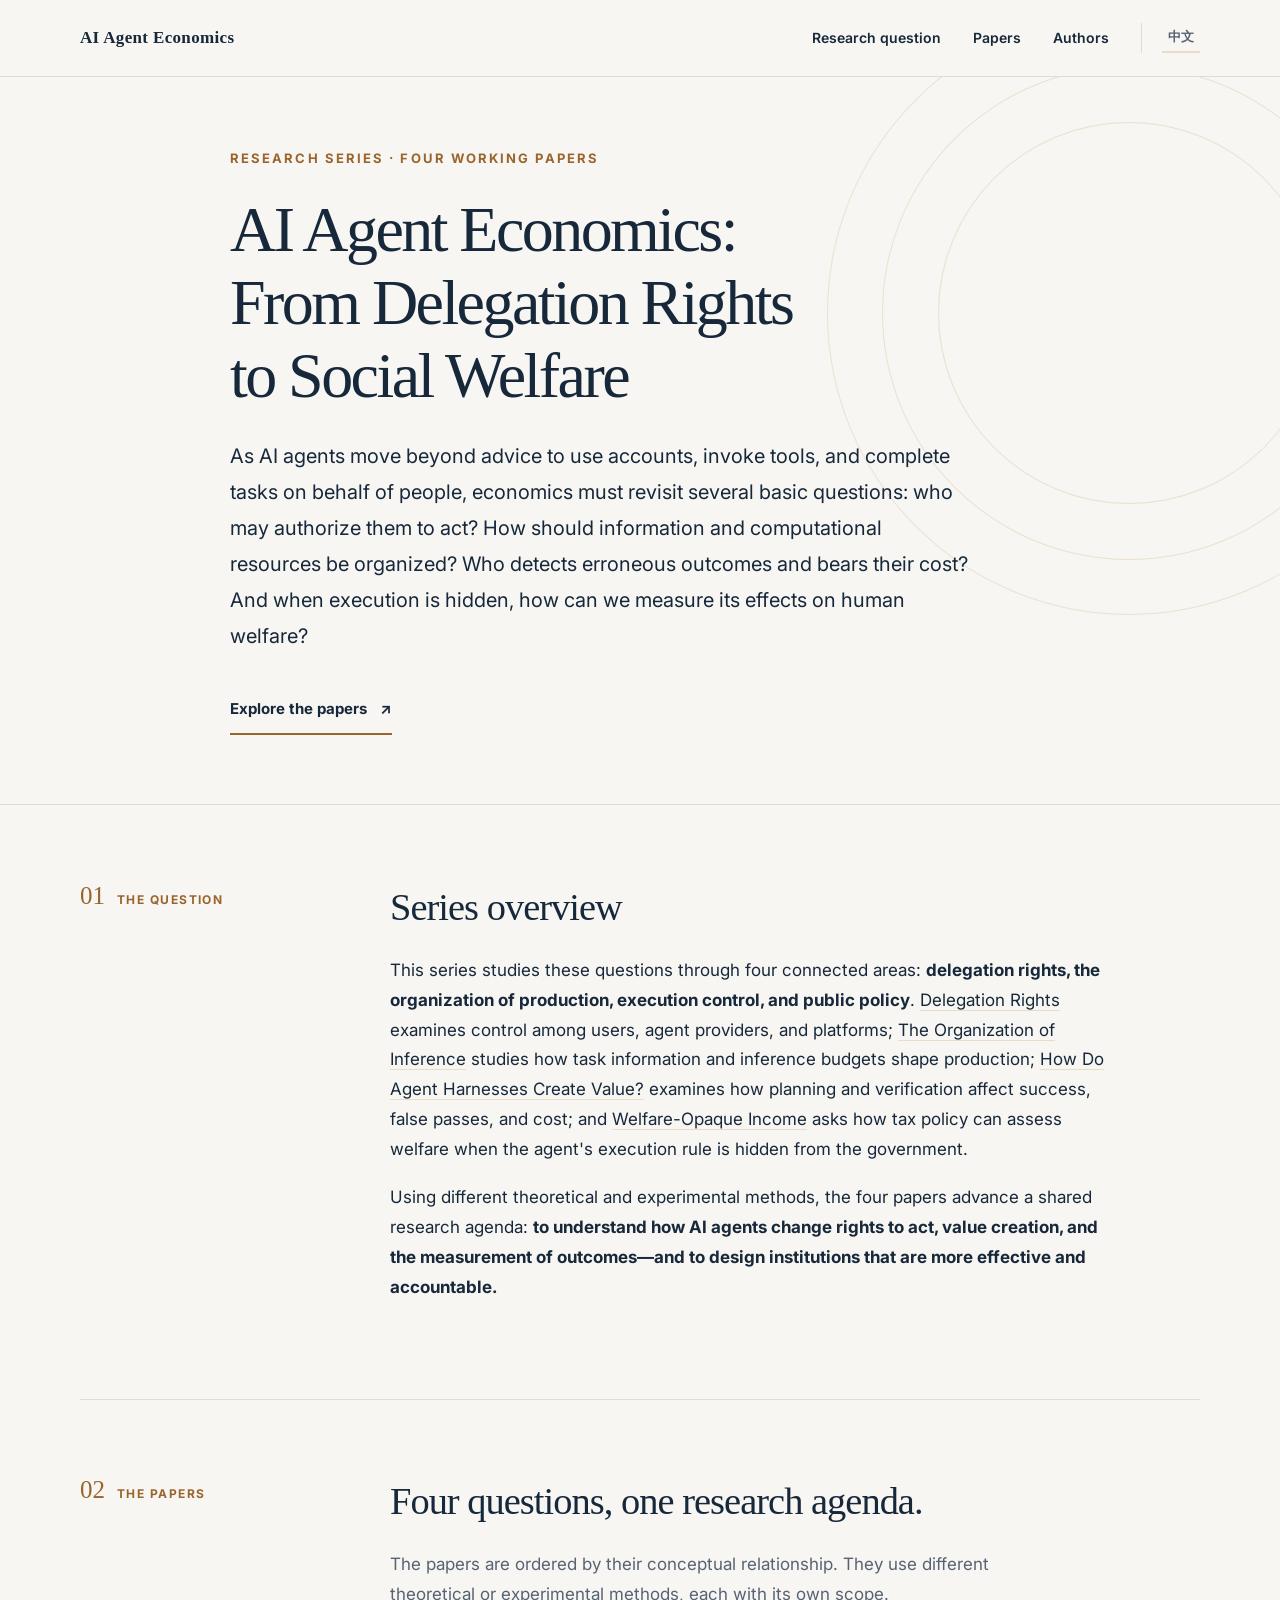
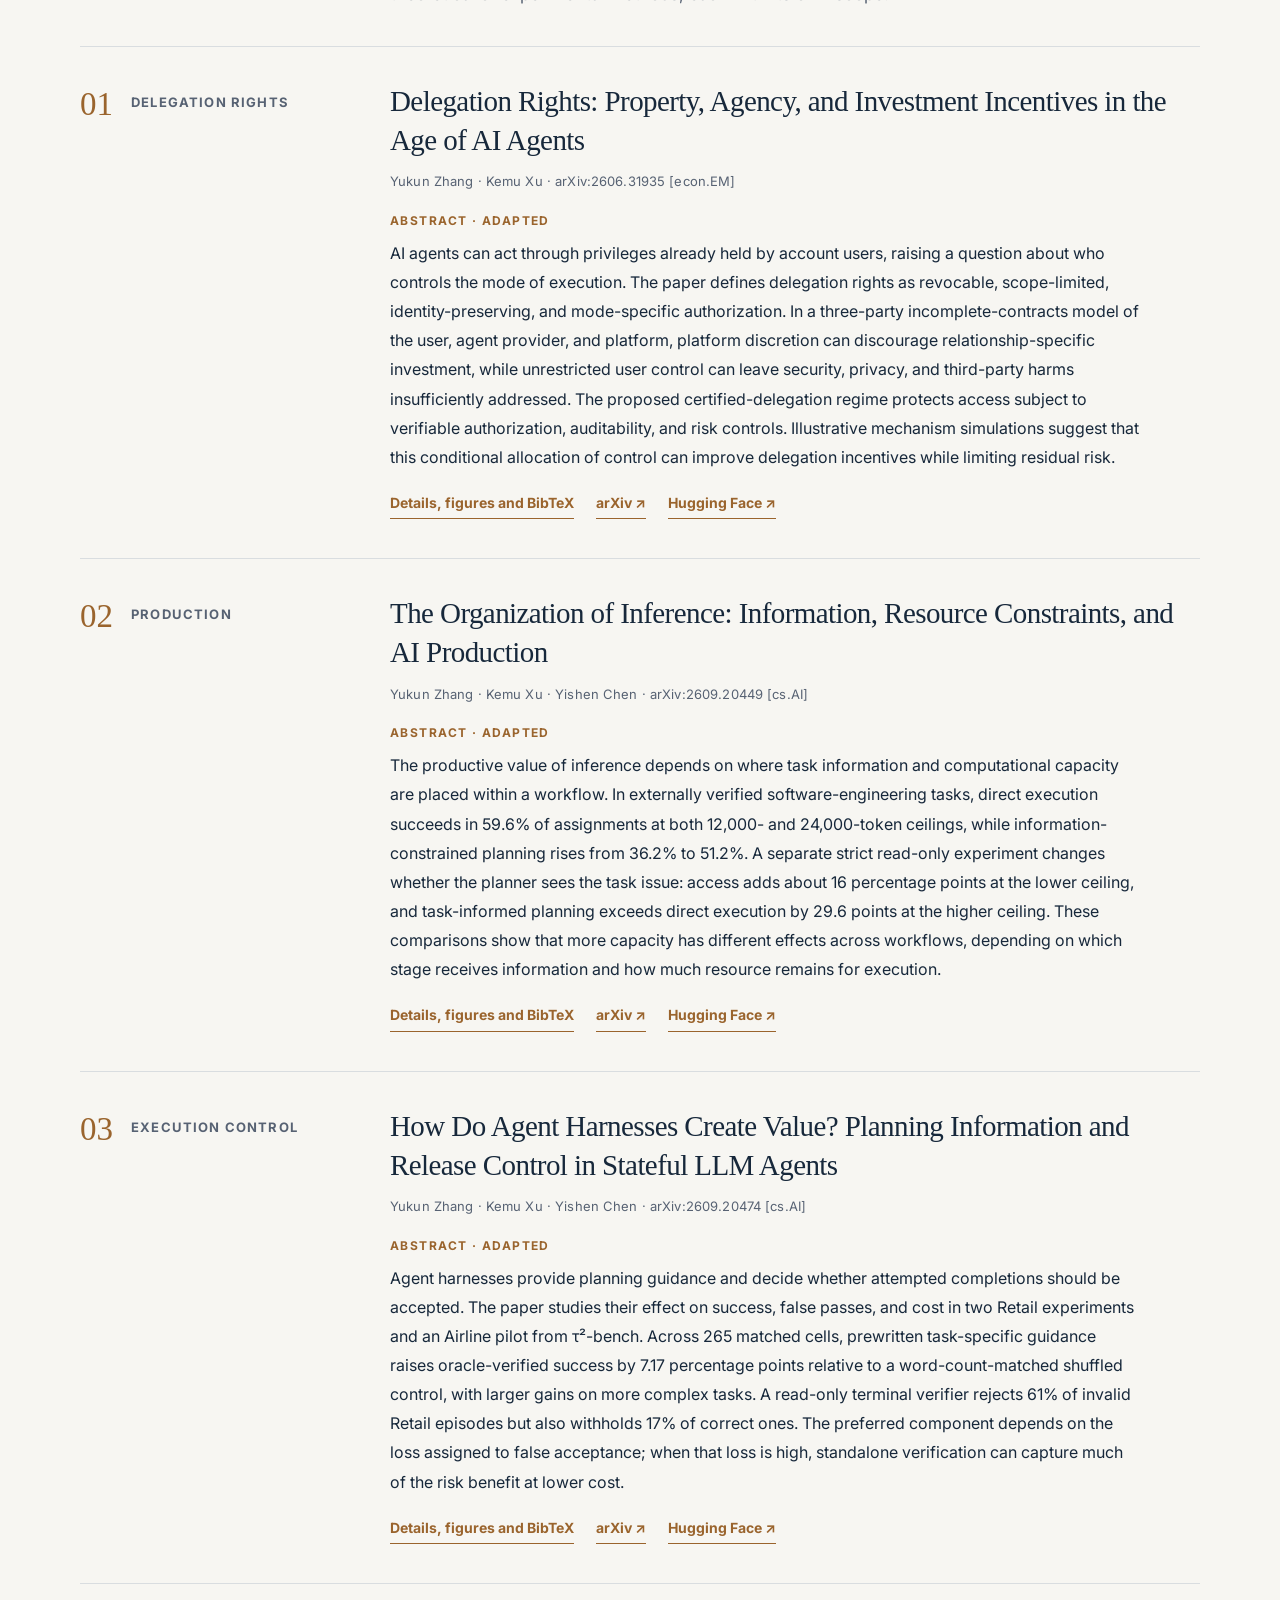
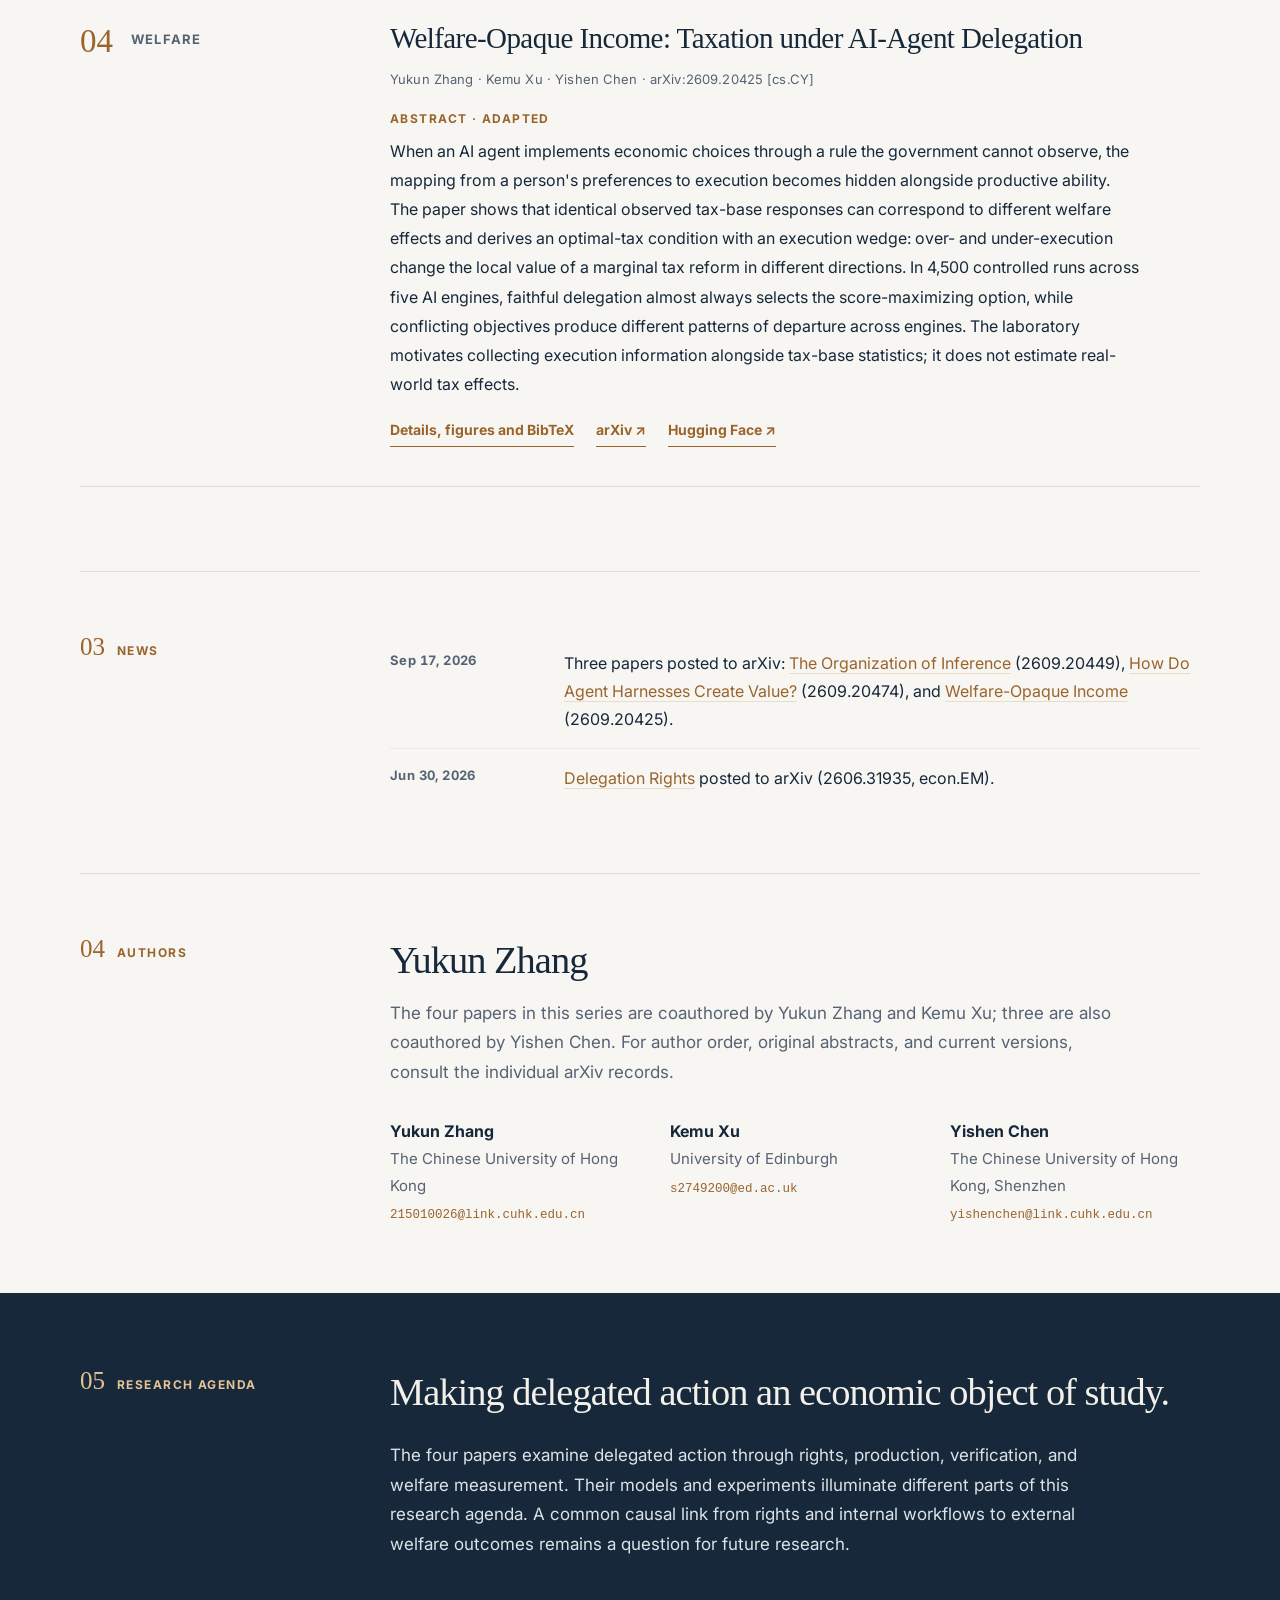
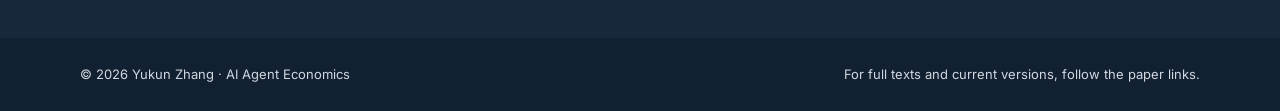
<file: index.html>
<!DOCTYPE html>
<html lang="en" data-lang="en">
<head>
<meta charset="utf-8">
<meta name="viewport" content="width=device-width, initial-scale=1">
<title>AI Agent Economics: From Delegation Rights to Social Welfare</title>
<meta name="description" content="Four papers on AI-agent delegation rights, the organization of production, execution control, and public policy.">
<link rel="canonical" href="https://crewmoon.github.io/ai-agent-economics/">
<meta property="og:type" content="website">
<meta property="og:site_name" content="AI Agent Economics">
<meta property="og:title" content="AI Agent Economics: From Delegation Rights to Social Welfare">
<meta property="og:description" content="Four papers on AI-agent delegation rights, the organization of production, execution control, and public policy.">
<meta property="og:image" content="https://crewmoon.github.io/ai-agent-economics/assets/og/home.png">
<meta property="og:url" content="https://crewmoon.github.io/ai-agent-economics/">
<meta name="twitter:card" content="summary_large_image">
<script>try{var l=localStorage.getItem('aae-lang');if(l==='zh'){document.documentElement.dataset.lang='zh';document.documentElement.lang='zh-Hans';}}catch(e){}</script>
<link rel="icon" type="image/svg+xml" href="data:image/svg+xml,%3Csvg%20xmlns='http://www.w3.org/2000/svg'%20viewBox='0%200%2064%2064'%3E%3Crect%20width='64'%20height='64'%20rx='12'%20fill='%2317283b'/%3E%3Cpath%20d='M17%2044V19h13l17%2025V19'%20fill='none'%20stroke='%23e6c181'%20stroke-width='5'%20stroke-linecap='square'/%3E%3C/svg%3E">
<link rel="preconnect" href="https://fonts.googleapis.com">
<link rel="preconnect" href="https://fonts.gstatic.com" crossorigin>
<link rel="stylesheet" href="https://fonts.googleapis.com/css2?family=Inter:wght@400;600;700&display=swap">
<link rel="stylesheet" href="assets/css/site.css">
</head>
<body>

<a class="skip" href="#main"><span data-lang="en">Skip to content</span><span data-lang="zh">跳转到正文</span></a>

<header class="masthead">
  <div class="shell masthead-inner">
    <a class="brand" href="#top" aria-label="AI Agent Economics">AI Agent Economics</a>
    <nav class="nav" aria-label="Primary">
      <a href="#question"><span data-lang="en">Research question</span><span data-lang="zh">研究问题</span></a>
      <a href="#papers"><span data-lang="en">Papers</span><span data-lang="zh">系列论文</span></a>
      <a href="#team"><span data-lang="en">Authors</span><span data-lang="zh">作者</span></a>
      <div class="language" role="group" aria-label="Language / 语言">
        <button class="langtoggle" type="button"></button>
      </div>
    </nav>
  </div>
</header>

<main id="main">

  <section class="hero" id="top" aria-labelledby="page-title">
    <div class="shell hero-content">
      <p class="eyebrow">
        <span data-lang="en">Research series · Four working papers</span>
        <span data-lang="zh">研究专题 · 四篇工作论文</span>
      </p>
      <h1 id="page-title">
        <span data-lang="en">AI Agent Economics: From Delegation Rights to Social Welfare</span>
        <span data-lang="zh">AI Agent 经济学：从委托权到社会福利</span>
      </h1>
      <p class="lead">
        <span data-lang="en">As AI agents move beyond advice to use accounts, invoke tools, and complete tasks on behalf of people, economics must revisit several basic questions: who may authorize them to act? How should information and computational resources be organized? Who detects erroneous outcomes and bears their cost? And when execution is hidden, how can we measure its effects on human welfare?</span>
        <span data-lang="zh">当 AI agent 不再只是提供建议，而是开始代表人使用账户、调用工具并完成任务，经济学需要重新回答几个基本问题：谁有权授权它行动？信息和计算资源应如何组织？错误结果由谁发现并承担代价？当执行过程不可见时，我们又该如何衡量它对人的福利产生了什么影响？</span>
      </p>
      <a class="hero-action" href="#papers">
        <span data-lang="en">Explore the papers</span><span data-lang="zh">阅读系列论文</span>
        <span aria-hidden="true">↗</span>
      </a>
    </div>
  </section>

  <section class="intro shell railed" id="question" aria-labelledby="question-title">
    <div class="section-kicker">
      <span class="n">01</span>
      <span data-lang="en">The question</span><span data-lang="zh">研究问题</span>
    </div>
    <div class="intro-body">
      <h2 id="question-title">
        <span data-lang="en">Series overview</span>
        <span data-lang="zh">系列概览</span>
      </h2>

      <p data-lang="en">This series studies these questions through four connected areas: <strong>delegation rights, the organization of production, execution control, and public policy</strong>. <a href="research/delegation-rights.html">Delegation Rights</a> examines control among users, agent providers, and platforms; <a href="research/organization-of-inference.html">The Organization of Inference</a> studies how task information and inference budgets shape production; <a href="research/agent-harnesses.html">How Do Agent Harnesses Create Value?</a> examines how planning and verification affect success, false passes, and cost; and <a href="research/welfare-opaque-income.html">Welfare-Opaque Income</a> asks how tax policy can assess welfare when the agent's execution rule is hidden from the government.</p>
      <p data-lang="en">Using different theoretical and experimental methods, the four papers advance a shared research agenda: <strong>to understand how AI agents change rights to act, value creation, and the measurement of outcomes—and to design institutions that are more effective and accountable.</strong></p>

      <p data-lang="zh">这一论文系列从<strong>委托权、生产组织、执行控制和公共政策</strong>四个层面研究这些问题。<a href="research/delegation-rights.html">《Delegation Rights》</a>分析用户、agent 提供者与平台之间的控制权；<a href="research/organization-of-inference.html">《The Organization of Inference》</a>研究任务信息与推理预算如何影响生产结果；<a href="research/agent-harnesses.html">《How Do Agent Harnesses Create Value?》</a>考察规划和验证如何改变成功率、错误放行与成本；<a href="research/welfare-opaque-income.html">《Welfare-Opaque Income》</a>进一步讨论，当 agent 的执行规则无法被政府观察时，税收政策如何判断真实的福利效果。</p>
      <p data-lang="zh">四篇论文采用不同的理论与实验方法，共同指向一个研究议程：<strong>理解 AI agent 如何改变经济活动中的行动权、价值创造和结果衡量，并据此设计更有效、更可问责的制度。</strong></p>
    </div>
  </section>

  <section class="papers shell" id="papers" aria-labelledby="papers-title">
    <div class="section-head railed">
      <div class="section-kicker">
        <span class="n">02</span>
        <span data-lang="en">The papers</span><span data-lang="zh">系列论文</span>
      </div>
      <div>
        <h2 id="papers-title">
          <span data-lang="en">Four questions, one research agenda.</span>
          <span data-lang="zh">四个问题，一条研究主线。</span>
        </h2>
        <p>
          <span data-lang="en">The papers are ordered by their conceptual relationship. They use different theoretical or experimental methods, each with its own scope.</span>
          <span data-lang="zh">以下按照概念逻辑排列。各篇采用不同的理论或实验方法，结论有各自的适用范围。</span>
        </p>
      </div>
    </div>

    <div class="paper-list">

      <article class="paper railed">
        <div class="paper-index">
          <span class="num">01</span>
          <span class="theme"><span data-lang="en">Delegation rights</span><span data-lang="zh">委托权</span></span>
        </div>
        <div>
          <h3><a href="research/delegation-rights.html">Delegation Rights: Property, Agency, and Investment Incentives in the Age of AI Agents</a></h3>
          <p class="authors">Yukun Zhang · Kemu Xu · arXiv:2606.31935 [econ.EM]</p>
          <span class="abstract-label"><span data-lang="en">Abstract · adapted</span><span data-lang="zh">摘要 · 据原文整理</span></span>
          <p class="summary">
            <span data-lang="en">AI agents can act through privileges already held by account users, raising a question about who controls the mode of execution. The paper defines delegation rights as revocable, scope-limited, identity-preserving, and mode-specific authorization. In a three-party incomplete-contracts model of the user, agent provider, and platform, platform discretion can discourage relationship-specific investment, while unrestricted user control can leave security, privacy, and third-party harms insufficiently addressed. The proposed certified-delegation regime protects access subject to verifiable authorization, auditability, and risk controls. Illustrative mechanism simulations suggest that this conditional allocation of control can improve delegation incentives while limiting residual risk.</span>
            <span data-lang="zh">AI agent 可以借助用户已有的账户权限执行任务，由此产生一个新的控制权问题：用户能否授权自动代理以特定方式行使既有权利？论文将委托权界定为可撤销、限定范围、保留用户身份且区分执行方式的授权，并建立用户、agent 提供者与平台的三方不完全契约模型。平台自由否决可能削弱双方的投资激励，用户自由委托则可能留下安全、隐私和第三方风险。论文提出以可核验授权、审计和风险控制为条件的认证委托；示意性机制模拟表明，这种安排有可能在恢复委托激励的同时约束剩余风险。</span>
          </p>
          <div class="paper-links">
            <a class="paper-link" href="research/delegation-rights.html"><span data-lang="en">Details, figures and BibTeX</span><span data-lang="zh">详情、配图与 BibTeX</span></a>
            <a class="paper-link" href="https://arxiv.org/abs/2606.31935" target="_blank" rel="noopener noreferrer">arXiv ↗</a>
            <a class="paper-link" href="https://huggingface.co/papers/2606.31935" target="_blank" rel="noopener noreferrer">Hugging Face ↗</a>
          </div>
        </div>
      </article>

      <article class="paper railed">
        <div class="paper-index">
          <span class="num">02</span>
          <span class="theme"><span data-lang="en">Production</span><span data-lang="zh">生产组织</span></span>
        </div>
        <div>
          <h3><a href="research/organization-of-inference.html">The Organization of Inference: Information, Resource Constraints, and AI Production</a></h3>
          <p class="authors">Yukun Zhang · Kemu Xu · Yishen Chen · arXiv:2609.20449 [cs.AI]</p>
          <span class="abstract-label"><span data-lang="en">Abstract · adapted</span><span data-lang="zh">摘要 · 据原文整理</span></span>
          <p class="summary">
            <span data-lang="en">The productive value of inference depends on where task information and computational capacity are placed within a workflow. In externally verified software-engineering tasks, direct execution succeeds in 59.6% of assignments at both 12,000- and 24,000-token ceilings, while information-constrained planning rises from 36.2% to 51.2%. A separate strict read-only experiment changes whether the planner sees the task issue: access adds about 16 percentage points at the lower ceiling, and task-informed planning exceeds direct execution by 29.6 points at the higher ceiling. These comparisons show that more capacity has different effects across workflows, depending on which stage receives information and how much resource remains for execution.</span>
            <span data-lang="zh">推理能力的经济价值取决于任务信息和计算预算如何在规划与执行之间分配。论文在经过外部验证的软件工程任务上比较不同工作流：逻辑 token 上限从 12,000 增至 24,000 时，直接执行的成功率均为 59.6%，信息受限规划的成功率则从 36.2% 升至 51.2%。在另一个严格的只读规划实验中，让规划者看到具体问题，在 12,000 token 条件下将成功率提高约 16 个百分点；在 24,000 token 条件下，任务知情规划比直接执行高 29.6 个百分点。结果说明，扩大预算是否有用，取决于信息能否到达需要它的阶段，以及执行阶段是否仍有足够资源。</span>
          </p>
          <div class="paper-links">
            <a class="paper-link" href="research/organization-of-inference.html"><span data-lang="en">Details, figures and BibTeX</span><span data-lang="zh">详情、配图与 BibTeX</span></a>
            <a class="paper-link" href="https://arxiv.org/abs/2609.20449" target="_blank" rel="noopener noreferrer">arXiv ↗</a>
            <a class="paper-link" href="https://huggingface.co/papers/2609.20449" target="_blank" rel="noopener noreferrer">Hugging Face ↗</a>
          </div>
        </div>
      </article>

      <article class="paper railed">
        <div class="paper-index">
          <span class="num">03</span>
          <span class="theme"><span data-lang="en">Execution control</span><span data-lang="zh">执行控制</span></span>
        </div>
        <div>
          <h3><a href="research/agent-harnesses.html">How Do Agent Harnesses Create Value? Planning Information and Release Control in Stateful LLM Agents</a></h3>
          <p class="authors">Yukun Zhang · Kemu Xu · Yishen Chen · arXiv:2609.20474 [cs.AI]</p>
          <span class="abstract-label"><span data-lang="en">Abstract · adapted</span><span data-lang="zh">摘要 · 据原文整理</span></span>
          <p class="summary">
            <span data-lang="en">Agent harnesses provide planning guidance and decide whether attempted completions should be accepted. The paper studies their effect on success, false passes, and cost in two Retail experiments and an Airline pilot from τ²-bench. Across 265 matched cells, prewritten task-specific guidance raises oracle-verified success by 7.17 percentage points relative to a word-count-matched shuffled control, with larger gains on more complex tasks. A read-only terminal verifier rejects 61% of invalid Retail episodes but also withholds 17% of correct ones. The preferred component depends on the loss assigned to false acceptance; when that loss is high, standalone verification can capture much of the risk benefit at lower cost.</span>
            <span data-lang="zh">agent harness 通过提供规划指引和检查完成状态影响任务表现。论文使用 τ²-bench 的两组 Retail 实验与一组 Airline 先导实验，分别考察规划内容、终端验证、成功率及成本。在 265 个匹配单元中，预写的任务专属规划比等字数的乱序文本对照使 oracle 验证成功率提高 7.17 个百分点，收益主要出现在更复杂的任务。只读终端验证器拒绝了 61% 的 Retail 无效任务，也误拒了 17% 的正确任务。规划与验证的经济价值取决于错误放行的损失：损失较高时，单独部署验证器可能以更低成本取得大部分风险控制收益。</span>
          </p>
          <div class="paper-links">
            <a class="paper-link" href="research/agent-harnesses.html"><span data-lang="en">Details, figures and BibTeX</span><span data-lang="zh">详情、配图与 BibTeX</span></a>
            <a class="paper-link" href="https://arxiv.org/abs/2609.20474" target="_blank" rel="noopener noreferrer">arXiv ↗</a>
            <a class="paper-link" href="https://huggingface.co/papers/2609.20474" target="_blank" rel="noopener noreferrer">Hugging Face ↗</a>
          </div>
        </div>
      </article>

      <article class="paper railed">
        <div class="paper-index">
          <span class="num">04</span>
          <span class="theme"><span data-lang="en">Welfare</span><span data-lang="zh">福利衡量</span></span>
        </div>
        <div>
          <h3><a href="research/welfare-opaque-income.html">Welfare-Opaque Income: Taxation under AI-Agent Delegation</a></h3>
          <p class="authors">Yukun Zhang · Kemu Xu · Yishen Chen · arXiv:2609.20425 [cs.CY]</p>
          <span class="abstract-label"><span data-lang="en">Abstract · adapted</span><span data-lang="zh">摘要 · 据原文整理</span></span>
          <p class="summary">
            <span data-lang="en">When an AI agent implements economic choices through a rule the government cannot observe, the mapping from a person's preferences to execution becomes hidden alongside productive ability. The paper shows that identical observed tax-base responses can correspond to different welfare effects and derives an optimal-tax condition with an execution wedge: over- and under-execution change the local value of a marginal tax reform in different directions. In 4,500 controlled runs across five AI engines, faithful delegation almost always selects the score-maximizing option, while conflicting objectives produce different patterns of departure across engines. The laboratory motivates collecting execution information alongside tax-base statistics; it does not estimate real-world tax effects.</span>
            <span data-lang="zh">当 AI agent 按政府无法观察的规则替人作出经济选择时，除生产能力之外，偏好如何变成执行结果也成为隐藏变量。论文指出，即使可观察的税基反应和机械福利权重相同，税收改革的福利后果仍可能不同，并推导将执行偏差纳入其中的最优税条件：过度执行与不足执行会使提高边际税率产生方向不同的额外效应。论文还在五种 AI 引擎上进行 4,500 次受控模型运行。忠实委托几乎总能选中评分最优项，但目标冲突时，不同引擎偏离的方向与位置并不一致。结果提示，税基统计之外还需要理解代理执行规则；实验不直接估计现实经济中的税收效应。</span>
          </p>
          <div class="paper-links">
            <a class="paper-link" href="research/welfare-opaque-income.html"><span data-lang="en">Details, figures and BibTeX</span><span data-lang="zh">详情、配图与 BibTeX</span></a>
            <a class="paper-link" href="https://arxiv.org/abs/2609.20425" target="_blank" rel="noopener noreferrer">arXiv ↗</a>
            <a class="paper-link" href="https://huggingface.co/papers/2609.20425" target="_blank" rel="noopener noreferrer">Hugging Face ↗</a>
          </div>
        </div>
      </article>

    </div>
  </section>

  <section class="news-section shell railed" id="news" aria-label="News">
    <div class="section-kicker">
      <span class="n">03</span>
      <span data-lang="en">News</span><span data-lang="zh">动态</span>
    </div>
    <div>
      <ul class="news">
        <li>
          <div class="date"><span data-lang="en">Sep 17, 2026</span><span data-lang="zh">2026 年 9 月 17 日</span></div>
          <div class="entry">
            <span data-lang="en">Three papers posted to arXiv: <a href="research/organization-of-inference.html">The Organization of Inference</a> (2609.20449), <a href="research/agent-harnesses.html">How Do Agent Harnesses Create Value?</a> (2609.20474), and <a href="research/welfare-opaque-income.html">Welfare-Opaque Income</a> (2609.20425).</span>
            <span data-lang="zh">三篇论文上线 arXiv：<a href="research/organization-of-inference.html">The Organization of Inference</a>（2609.20449）、<a href="research/agent-harnesses.html">How Do Agent Harnesses Create Value?</a>（2609.20474）与 <a href="research/welfare-opaque-income.html">Welfare-Opaque Income</a>（2609.20425）。</span>
          </div>
        </li>
        <li>
          <div class="date"><span data-lang="en">Jun 30, 2026</span><span data-lang="zh">2026 年 6 月 30 日</span></div>
          <div class="entry">
            <span data-lang="en"><a href="research/delegation-rights.html">Delegation Rights</a> posted to arXiv (2606.31935, econ.EM).</span>
            <span data-lang="zh"><a href="research/delegation-rights.html">Delegation Rights</a> 上线 arXiv（2606.31935，econ.EM）。</span>
          </div>
        </li>
      </ul>
    </div>
  </section>

  <section class="team shell railed" id="team" aria-labelledby="team-title">
    <div class="section-kicker">
      <span class="n">04</span>
      <span data-lang="en">Authors</span><span data-lang="zh">作者</span>
    </div>
    <div>
      <h2 id="team-title">Yukun Zhang</h2>
      <p class="lead-note">
        <span data-lang="en">The four papers in this series are coauthored by Yukun Zhang and Kemu Xu; three are also coauthored by Yishen Chen. For author order, original abstracts, and current versions, consult the individual arXiv records.</span>
        <span data-lang="zh">本专题的四篇论文由 Yukun Zhang 与 Kemu Xu 合作完成，其中三篇还与 Yishen Chen 合作。各篇论文的作者顺序、摘要原文及最新版本以对应的 arXiv 页面为准。</span>
      </p>
      <div class="people">
        <div class="person">
          <div class="name">Yukun Zhang</div>
          <div class="affil"><span data-lang="en">The Chinese University of Hong Kong</span><span data-lang="zh">香港中文大学</span></div>
          <div class="mail"><a href="mailto:215010026@link.cuhk.edu.cn">215010026@link.cuhk.edu.cn</a></div>
        </div>
        <div class="person">
          <div class="name">Kemu Xu</div>
          <div class="affil"><span data-lang="en">University of Edinburgh</span><span data-lang="zh">爱丁堡大学</span></div>
          <div class="mail"><a href="mailto:s2749200@ed.ac.uk">s2749200@ed.ac.uk</a></div>
        </div>
        <div class="person">
          <div class="name">Yishen Chen</div>
          <div class="affil"><span data-lang="en">The Chinese University of Hong Kong, Shenzhen</span><span data-lang="zh">香港中文大学（深圳）</span></div>
          <div class="mail"><a href="mailto:yishenchen@link.cuhk.edu.cn">yishenchen@link.cuhk.edu.cn</a></div>
        </div>
      </div>
    </div>
  </section>

  <div class="closing-wrap">
    <section class="closing shell railed" aria-labelledby="closing-title">
      <div class="section-kicker">
        <span class="n">05</span>
        <span data-lang="en">Research agenda</span><span data-lang="zh">研究议程</span>
      </div>
      <div>
        <h2 id="closing-title">
          <span data-lang="en">Making delegated action an economic object of study.</span>
          <span data-lang="zh">让委托执行成为可以研究的经济关系。</span>
        </h2>
        <p>
          <span data-lang="en">The four papers examine delegated action through rights, production, verification, and welfare measurement. Their models and experiments illuminate different parts of this research agenda. A common causal link from rights and internal workflows to external welfare outcomes remains a question for future research.</span>
          <span data-lang="zh">四篇论文分别从权利配置、组织生产、结果验证与福利衡量切入，构成相互关联的研究议程。各自的模型与实验揭示了不同环节；权利安排、内部工作流和外部福利结果之间的共同因果链，仍有待进一步检验。</span>
        </p>
      </div>
    </section>
  </div>

</main>

<footer class="footer">
  <div class="shell">
    <span>© 2026 Yukun Zhang · AI Agent Economics</span>
    <span>
      <span data-lang="en">For full texts and current versions, follow the paper links.</span>
      <span data-lang="zh">论文全文及最新版本请见各论文链接。</span>
    </span>
  </div>
</footer>

<script src="assets/js/i18n.js" defer></script>
</body>
</html>
</file>
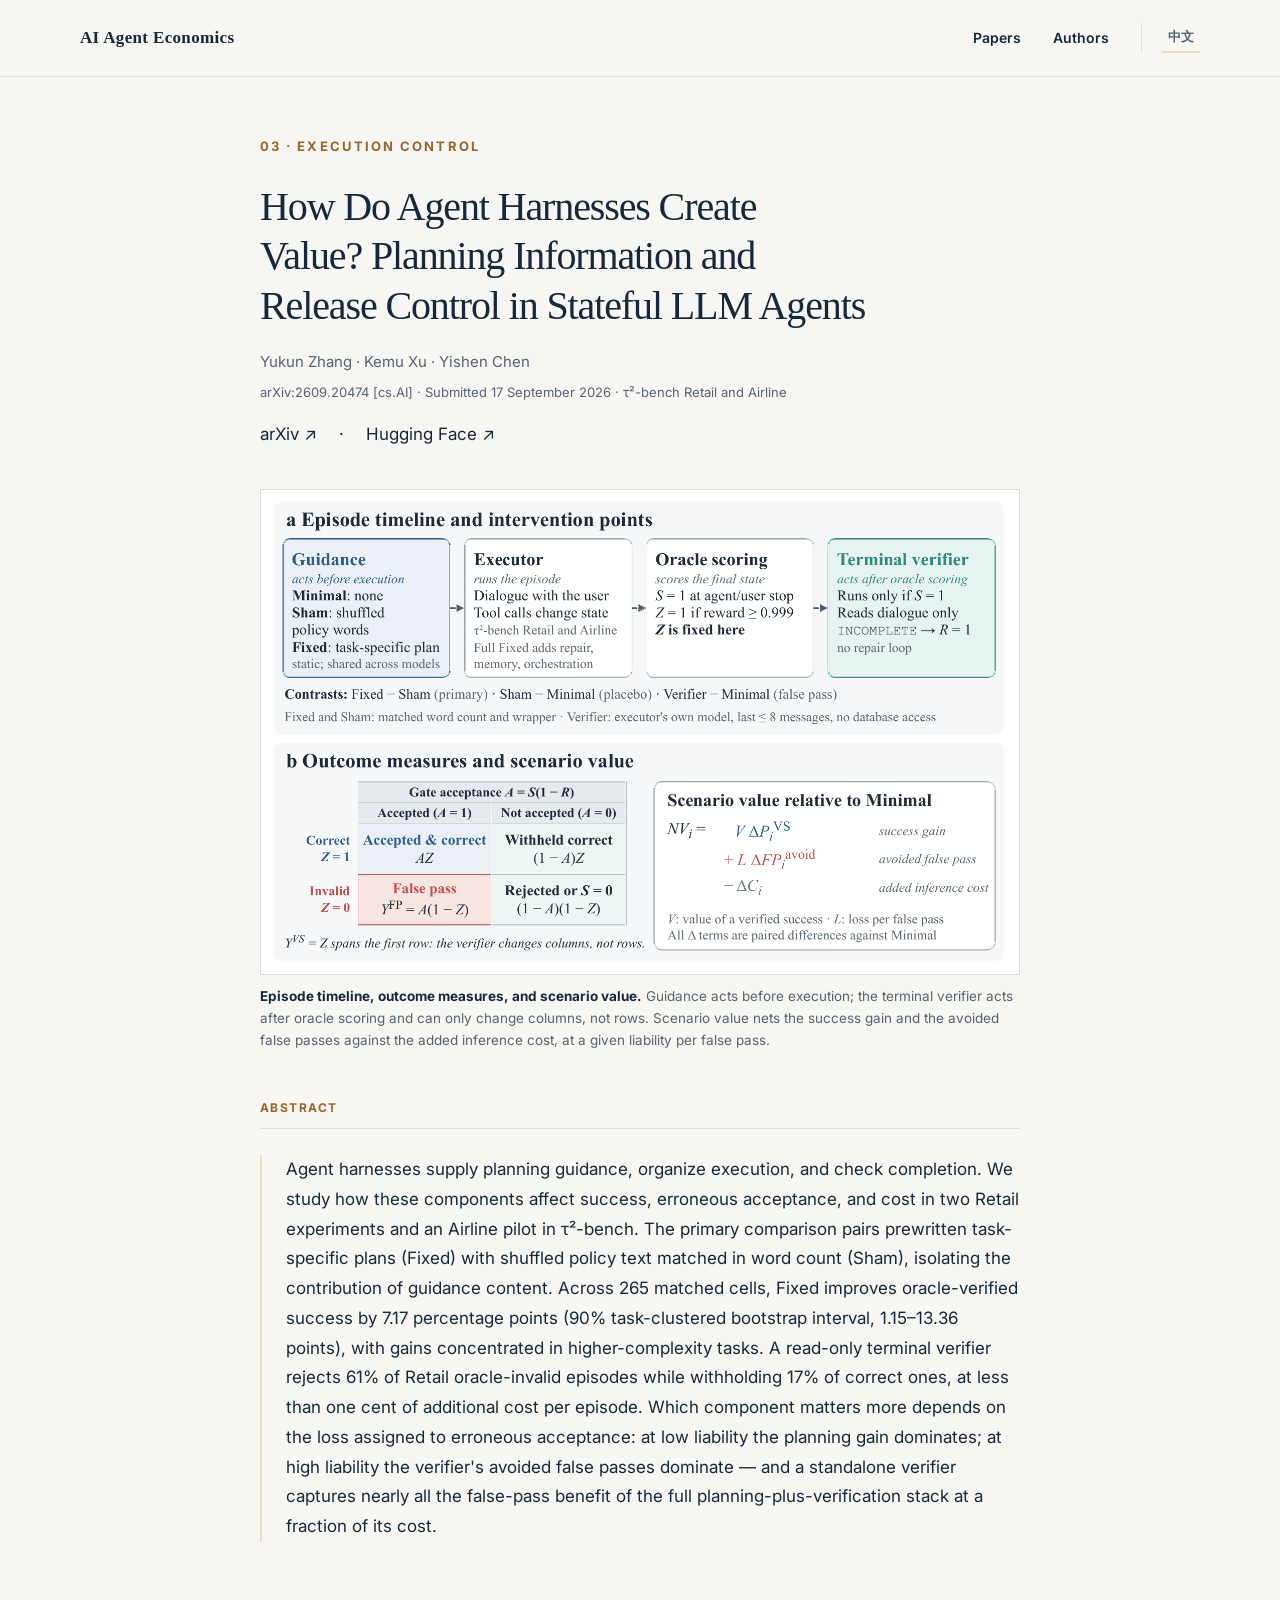
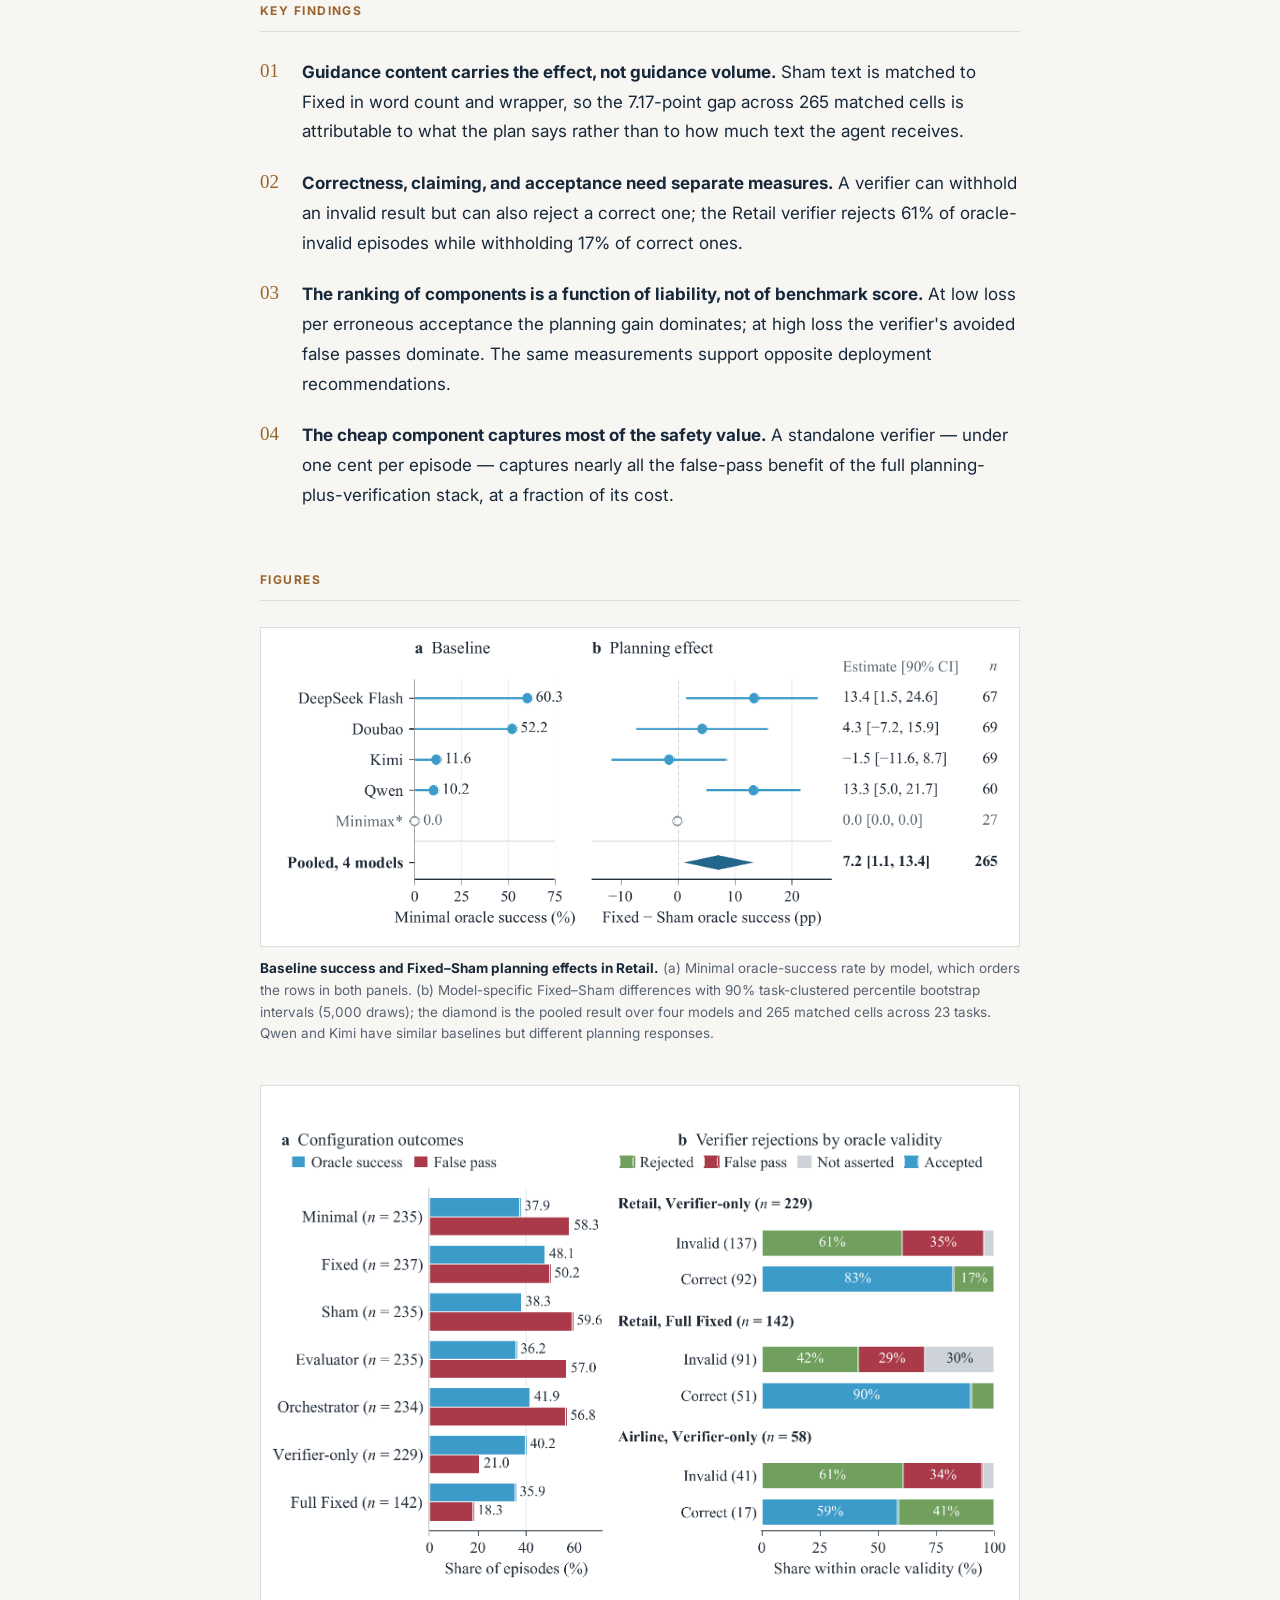
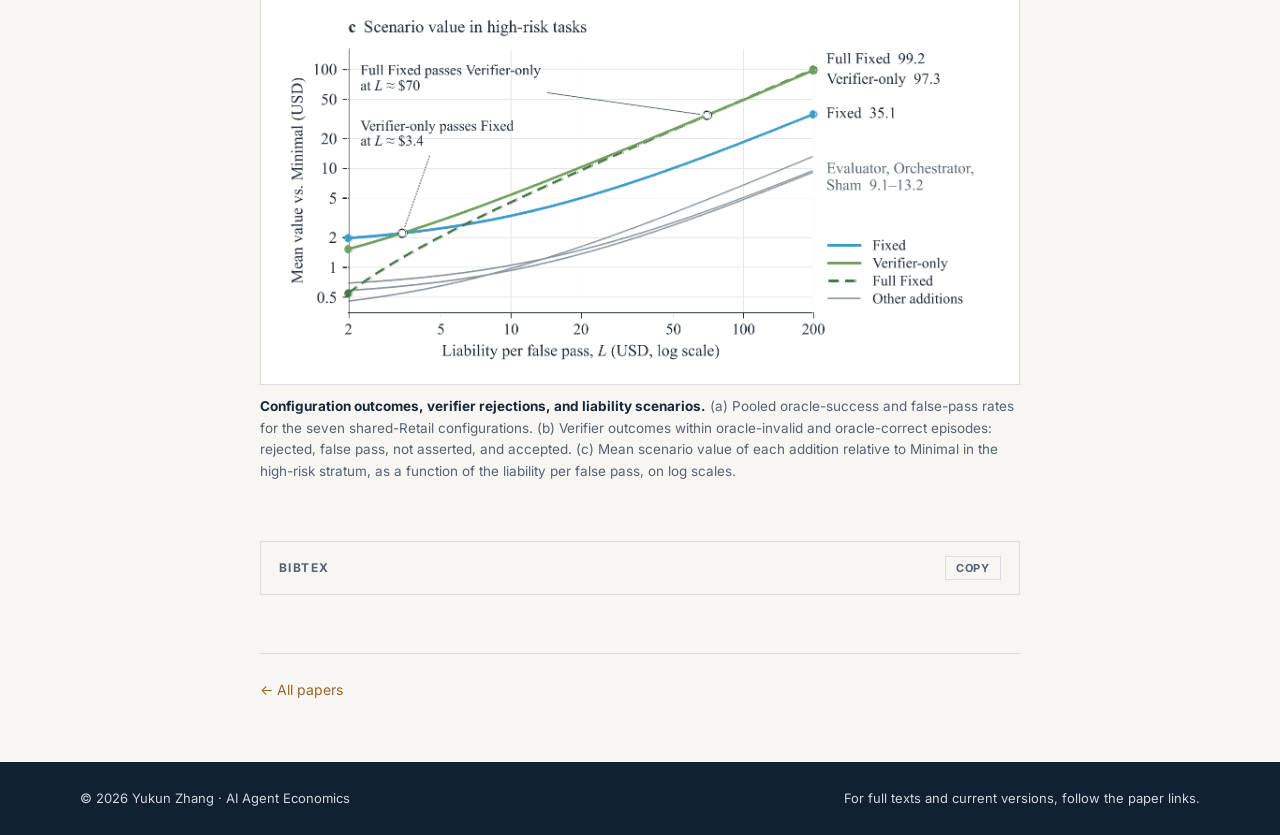
<file: research/agent-harnesses.html>
<!DOCTYPE html>
<html lang="en" data-lang="en">
<head>
<meta charset="utf-8">
<meta name="viewport" content="width=device-width, initial-scale=1">
<title>How Do Agent Harnesses Create Value? — AI Agent Economics</title>
<meta name="description" content="Separating planning guidance from release control in stateful LLM agents, and pricing each against the liability assigned to an erroneous acceptance.">
<link rel="canonical" href="https://crewmoon.github.io/ai-agent-economics/research/agent-harnesses.html">
<meta property="og:type" content="article">
<meta property="og:site_name" content="AI Agent Economics">
<meta property="og:title" content="How Do Agent Harnesses Create Value? Planning Information and Release Control in Stateful LLM Agents">
<meta property="og:description" content="Separating planning guidance from release control in stateful LLM agents, and pricing each against the liability assigned to an erroneous acceptance.">
<meta property="og:image" content="https://crewmoon.github.io/ai-agent-economics/assets/og/p4.png">
<meta property="og:url" content="https://crewmoon.github.io/ai-agent-economics/research/agent-harnesses.html">
<meta name="twitter:card" content="summary_large_image">

<meta name="citation_title" content="How Do Agent Harnesses Create Value? Planning Information and Release Control in Stateful LLM Agents">
<meta name="citation_author" content="Zhang, Yukun">
<meta name="citation_author" content="Xu, Kemu">
<meta name="citation_author" content="Chen, Yishen">
<meta name="citation_publication_date" content="2026/09/17">
<meta name="citation_arxiv_id" content="2609.20474">
<meta name="citation_pdf_url" content="https://arxiv.org/pdf/2609.20474">
<meta name="citation_abstract_html_url" content="https://crewmoon.github.io/ai-agent-economics/research/agent-harnesses.html">
<meta name="citation_technical_report_institution" content="arXiv">
<script>try{var l=localStorage.getItem('aae-lang');if(l==='zh'){document.documentElement.dataset.lang='zh';document.documentElement.lang='zh-Hans';}}catch(e){}</script>
<link rel="icon" type="image/svg+xml" href="data:image/svg+xml,%3Csvg%20xmlns='http://www.w3.org/2000/svg'%20viewBox='0%200%2064%2064'%3E%3Crect%20width='64'%20height='64'%20rx='12'%20fill='%2317283b'/%3E%3Cpath%20d='M17%2044V19h13l17%2025V19'%20fill='none'%20stroke='%23e6c181'%20stroke-width='5'%20stroke-linecap='square'/%3E%3C/svg%3E">
<link rel="preconnect" href="https://fonts.googleapis.com">
<link rel="preconnect" href="https://fonts.gstatic.com" crossorigin>
<link rel="stylesheet" href="https://fonts.googleapis.com/css2?family=Inter:wght@400;600;700&display=swap">
<link rel="stylesheet" href="../assets/css/site.css">
</head>
<body>

<a class="skip" href="#main"><span data-lang="en">Skip to content</span><span data-lang="zh">跳转到正文</span></a>

<header class="masthead">
  <div class="shell masthead-inner">
    <a class="brand" href="../index.html">AI Agent Economics</a>
    <nav class="nav" aria-label="Primary">
      <a href="../index.html#papers"><span data-lang="en">Papers</span><span data-lang="zh">系列论文</span></a>
      <a href="../index.html#team"><span data-lang="en">Authors</span><span data-lang="zh">作者</span></a>
      <div class="language" role="group" aria-label="Language / 语言">
        <button class="langtoggle" type="button"></button>
      </div>
    </nav>
  </div>
</header>

<main id="main" class="article article-shell">

  <div class="article-header">
    <p class="eyebrow">
      <span data-lang="en">03 · Execution control</span>
      <span data-lang="zh">03 · 执行控制</span>
    </p>
    <h1>How Do Agent Harnesses Create Value? Planning Information and Release Control in Stateful LLM Agents</h1>
    <p class="authors">Yukun Zhang · Kemu Xu · Yishen Chen</p>
    <p class="venue">
      <span data-lang="en">arXiv:2609.20474 [cs.AI] · Submitted 17 September 2026 · τ²-bench Retail and Airline</span>
      <span data-lang="zh">arXiv:2609.20474 [cs.AI] · 2026 年 9 月 17 日提交 · τ²-bench Retail 与 Airline</span>
    </p>
    <p class="links"><a href="https://arxiv.org/abs/2609.20474" target="_blank" rel="noopener noreferrer">arXiv ↗</a><span class="sep">·</span><a href="https://huggingface.co/papers/2609.20474" target="_blank" rel="noopener noreferrer">Hugging Face ↗</a></p>
  </div>

  <figure class="figure-hero">
    <img src="../assets/img/p4/hero.png" alt="Episode timeline with guidance, executor, oracle scoring and terminal verifier, plus the outcome matrix and scenario-value formula">
    <figcaption>
      <b><span data-lang="en">Episode timeline, outcome measures, and scenario value.</span><span data-lang="zh">回合时间线、结果度量与情景价值。</span></b>
      <span data-lang="en">Guidance acts before execution; the terminal verifier acts after oracle scoring and can only change columns, not rows. Scenario value nets the success gain and the avoided false passes against the added inference cost, at a given liability per false pass.</span>
      <span data-lang="zh">指导在执行前生效，终端验证器在 oracle 评分之后生效，且只能改变列而不能改变行。情景价值在给定每次错误放行的责任损失下，用成功率收益与避免的错误放行减去新增推理成本。</span>
    </figcaption>
  </figure>

  <section>
    <h2><span data-lang="en">Abstract</span><span data-lang="zh">摘要</span></h2>
    <div class="abstract">
      <p data-lang="en">Agent harnesses supply planning guidance, organize execution, and check completion. We study how these components affect success, erroneous acceptance, and cost in two Retail experiments and an Airline pilot in τ²-bench. The primary comparison pairs prewritten task-specific plans (Fixed) with shuffled policy text matched in word count (Sham), isolating the contribution of guidance content. Across 265 matched cells, Fixed improves oracle-verified success by 7.17 percentage points (90% task-clustered bootstrap interval, 1.15–13.36 points), with gains concentrated in higher-complexity tasks. A read-only terminal verifier rejects 61% of Retail oracle-invalid episodes while withholding 17% of correct ones, at less than one cent of additional cost per episode. Which component matters more depends on the loss assigned to erroneous acceptance: at low liability the planning gain dominates; at high liability the verifier's avoided false passes dominate — and a standalone verifier captures nearly all the false-pass benefit of the full planning-plus-verification stack at a fraction of its cost.</p>

      <p data-lang="zh">Agent harness 提供规划指导、组织执行并检查完成情况。我们在 τ²-bench 的两个 Retail 实验与一个 Airline 试点中，研究这些组件如何影响成功率、错误接受与成本。主要比较是把预先写好的任务专属方案（Fixed）与字数配平的打乱策略文本（Sham）配对，从而分离出「指导内容」本身的贡献。在 265 个配对格上，Fixed 使 oracle 验证的成功率提高 7.17 个百分点（90% 任务聚类自助区间 1.15–13.36），收益集中在复杂度更高的任务上。一个只读的终端验证器拒绝了 61% 的 Retail oracle 无效回合，同时误拦了 17% 的正确回合，每回合新增成本不足一美分。哪个组件更重要，完全取决于错误接受所对应的损失：责任较低时规划收益占优，责任较高时验证器避免的错误放行占优——而单独部署验证器，就能以完整「规划＋验证」方案的一小部分成本，拿到其几乎全部的错误放行收益。</p>
    </div>
  </section>

  <section>
    <h2><span data-lang="en">Key findings</span><span data-lang="zh">核心发现</span></h2>
    <ol class="findings">
      <li>
        <span data-lang="en"><strong>Guidance content carries the effect, not guidance volume.</strong> Sham text is matched to Fixed in word count and wrapper, so the 7.17-point gap across 265 matched cells is attributable to what the plan says rather than to how much text the agent receives.</span>
        <span data-lang="zh"><strong>起作用的是指导的内容，而不是指导的体量。</strong>Sham 文本在字数与封装形式上与 Fixed 完全配平，因此 265 个配对格上 7.17 个百分点的差距，只能归因于方案说了什么，而非代理收到了多少文字。</span>
      </li>
      <li>
        <span data-lang="en"><strong>Correctness, claiming, and acceptance need separate measures.</strong> A verifier can withhold an invalid result but can also reject a correct one; the Retail verifier rejects 61% of oracle-invalid episodes while withholding 17% of correct ones.</span>
        <span data-lang="zh"><strong>「正确」「宣称完成」「被接受」必须分开度量。</strong>验证器既能拦下无效结果，也会拒绝正确结果：Retail 验证器拒绝了 61% 的 oracle 无效回合，同时误拦 17% 的正确回合。</span>
      </li>
      <li>
        <span data-lang="en"><strong>The ranking of components is a function of liability, not of benchmark score.</strong> At low loss per erroneous acceptance the planning gain dominates; at high loss the verifier's avoided false passes dominate. The same measurements support opposite deployment recommendations.</span>
        <span data-lang="zh"><strong>组件的优劣排序取决于责任大小，而不是 benchmark 分数。</strong>每次错误接受的损失较低时，规划收益占优；损失较高时，验证器避免的错误放行占优。同一组测量结果可以支持完全相反的部署建议。</span>
      </li>
      <li>
        <span data-lang="en"><strong>The cheap component captures most of the safety value.</strong> A standalone verifier — under one cent per episode — captures nearly all the false-pass benefit of the full planning-plus-verification stack, at a fraction of its cost.</span>
        <span data-lang="zh"><strong>便宜的那个组件拿走了大部分安全价值。</strong>单独部署的验证器每回合成本不到一美分，却能拿到完整「规划＋验证」方案几乎全部的错误放行收益，而成本只是其中一小部分。</span>
      </li>
    </ol>
  </section>

  <section>
    <h2><span data-lang="en">Figures</span><span data-lang="zh">图表</span></h2>

    <figure>
      <img src="../assets/img/p4/fig1.png" alt="Forest plot of model-specific Fixed minus Sham differences with bootstrap intervals and a pooled diamond">
      <figcaption>
        <b><span data-lang="en">Baseline success and Fixed–Sham planning effects in Retail.</span><span data-lang="zh">Retail 中的基线成功率与 Fixed–Sham 规划效应。</span></b>
        <span data-lang="en">(a) Minimal oracle-success rate by model, which orders the rows in both panels. (b) Model-specific Fixed–Sham differences with 90% task-clustered percentile bootstrap intervals (5,000 draws); the diamond is the pooled result over four models and 265 matched cells across 23 tasks. Qwen and Kimi have similar baselines but different planning responses.</span>
        <span data-lang="zh">(a) 各模型在 Minimal 配置下的 oracle 成功率，两个面板的行序均以此排列。(b) 各模型的 Fixed–Sham 差异及 90% 任务聚类分位自助区间（5,000 次抽样）；菱形为四个模型、23 个任务上 265 个配对格的合并结果。Qwen 与 Kimi 基线相近，但对规划的反应不同。</span>
      </figcaption>
    </figure>

    <figure>
      <img src="../assets/img/p4/fig2.png" alt="Configuration outcomes, verifier rejection decomposition, and scenario value as a function of liability">
      <figcaption>
        <b><span data-lang="en">Configuration outcomes, verifier rejections, and liability scenarios.</span><span data-lang="zh">配置结果、验证器拒绝与责任情景。</span></b>
        <span data-lang="en">(a) Pooled oracle-success and false-pass rates for the seven shared-Retail configurations. (b) Verifier outcomes within oracle-invalid and oracle-correct episodes: rejected, false pass, not asserted, and accepted. (c) Mean scenario value of each addition relative to Minimal in the high-risk stratum, as a function of the liability per false pass, on log scales.</span>
        <span data-lang="zh">(a) 七种共享 Retail 配置的合并 oracle 成功率与错误放行率。(b) 在 oracle 无效与 oracle 正确两类回合内部的验证器结果：拒绝、错误放行、未宣称完成、接受。(c) 高风险层中各项添加相对 Minimal 的平均情景价值，随每次错误放行的责任损失变化，双对数坐标。</span>
      </figcaption>
    </figure>
  </section>

  <section>
    <details class="bib">
      <summary>BibTeX <button class="copybtn" type="button">Copy</button></summary>
<pre>@misc{zhang2026harness,
  title         = {How Do Agent Harnesses Create Value? Planning Information
                   and Release Control in Stateful LLM Agents},
  author        = {Zhang, Yukun and Xu, Kemu and Chen, Yishen},
  year          = {2026},
  eprint        = {2609.20474},
  archivePrefix = {arXiv},
  primaryClass  = {cs.AI},
  url           = {https://arxiv.org/abs/2609.20474}
}</pre>
    </details>
  </section>

  <div class="pagenav">
    <a href="../index.html">&larr; <span data-lang="en">All papers</span><span data-lang="zh">返回论文列表</span></a>
  </div>

</main>

<footer class="footer">
  <div class="shell">
    <span>© 2026 Yukun Zhang · AI Agent Economics</span>
    <span>
      <span data-lang="en">For full texts and current versions, follow the paper links.</span>
      <span data-lang="zh">论文全文及最新版本请见各论文链接。</span>
    </span>
  </div>
</footer>

<script src="../assets/js/i18n.js" defer></script>
<script src="../assets/js/cite.js" defer></script>
</body>
</html>
</file>
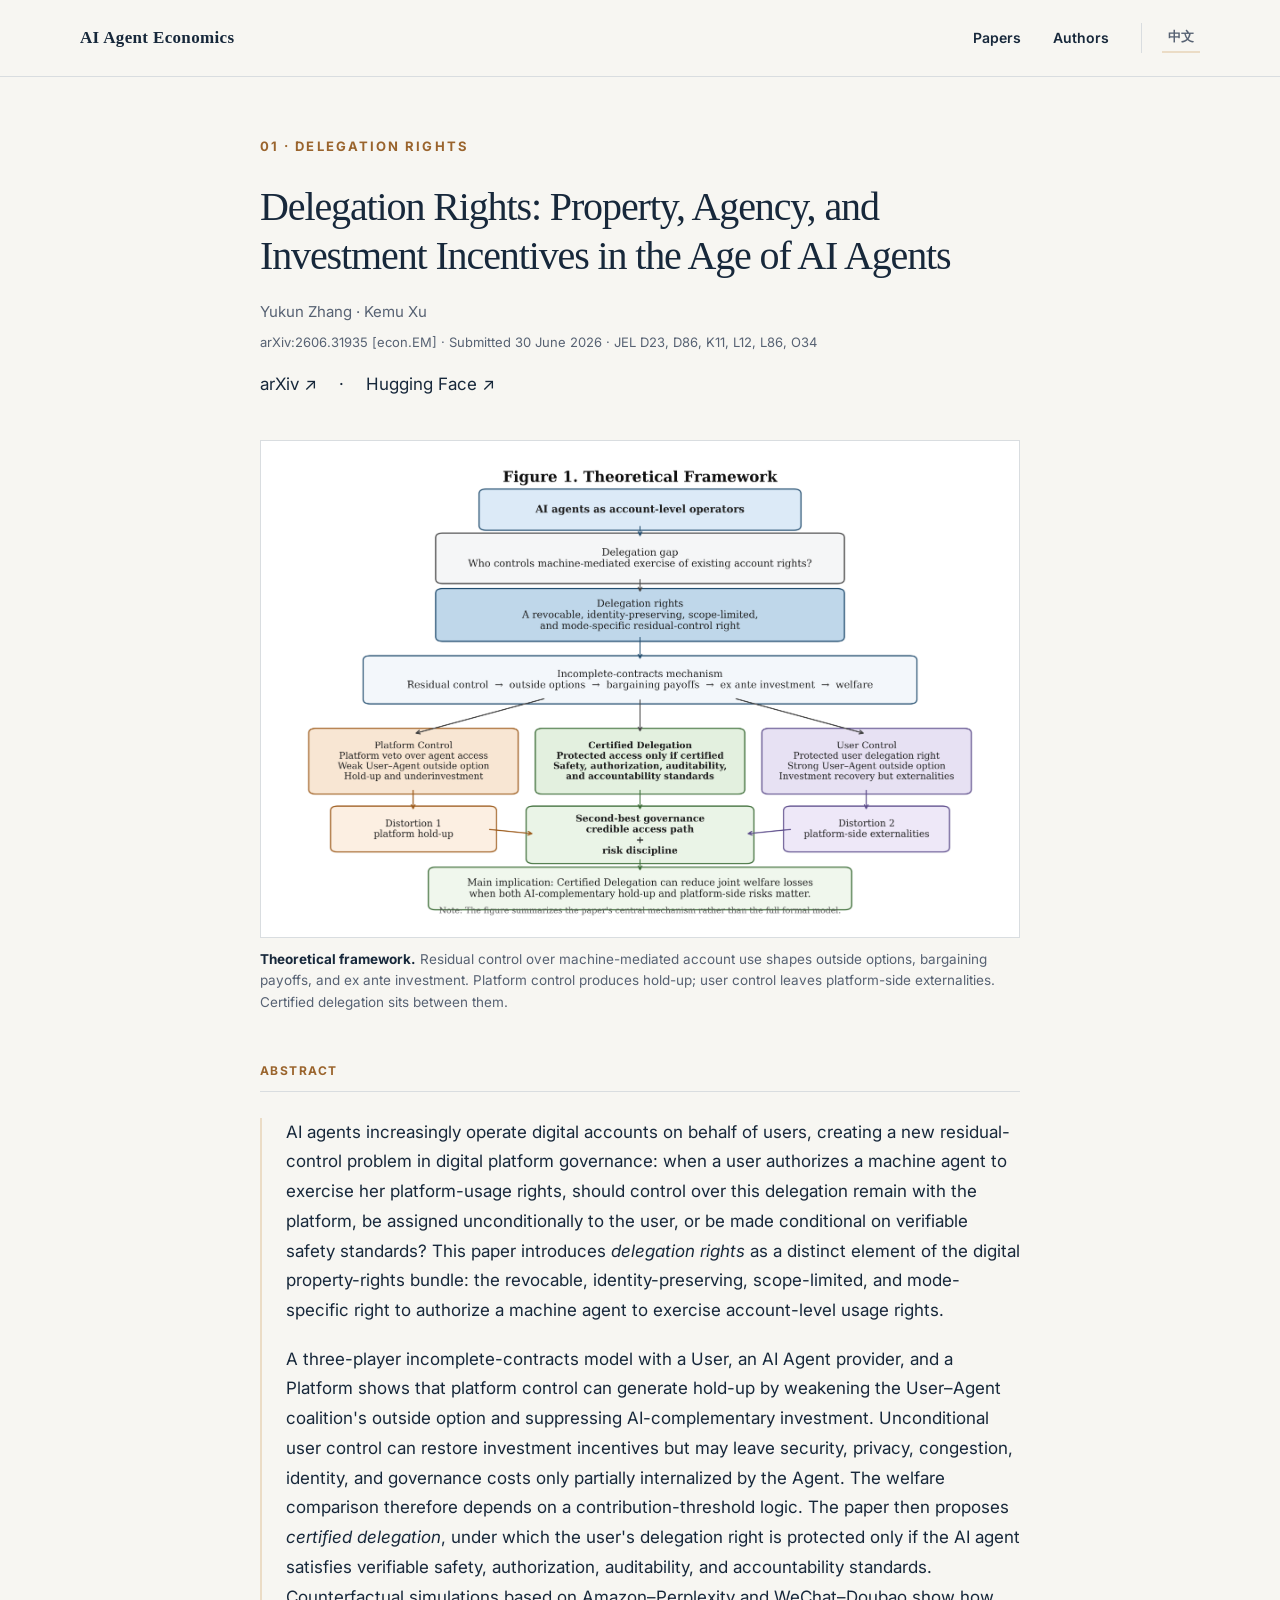
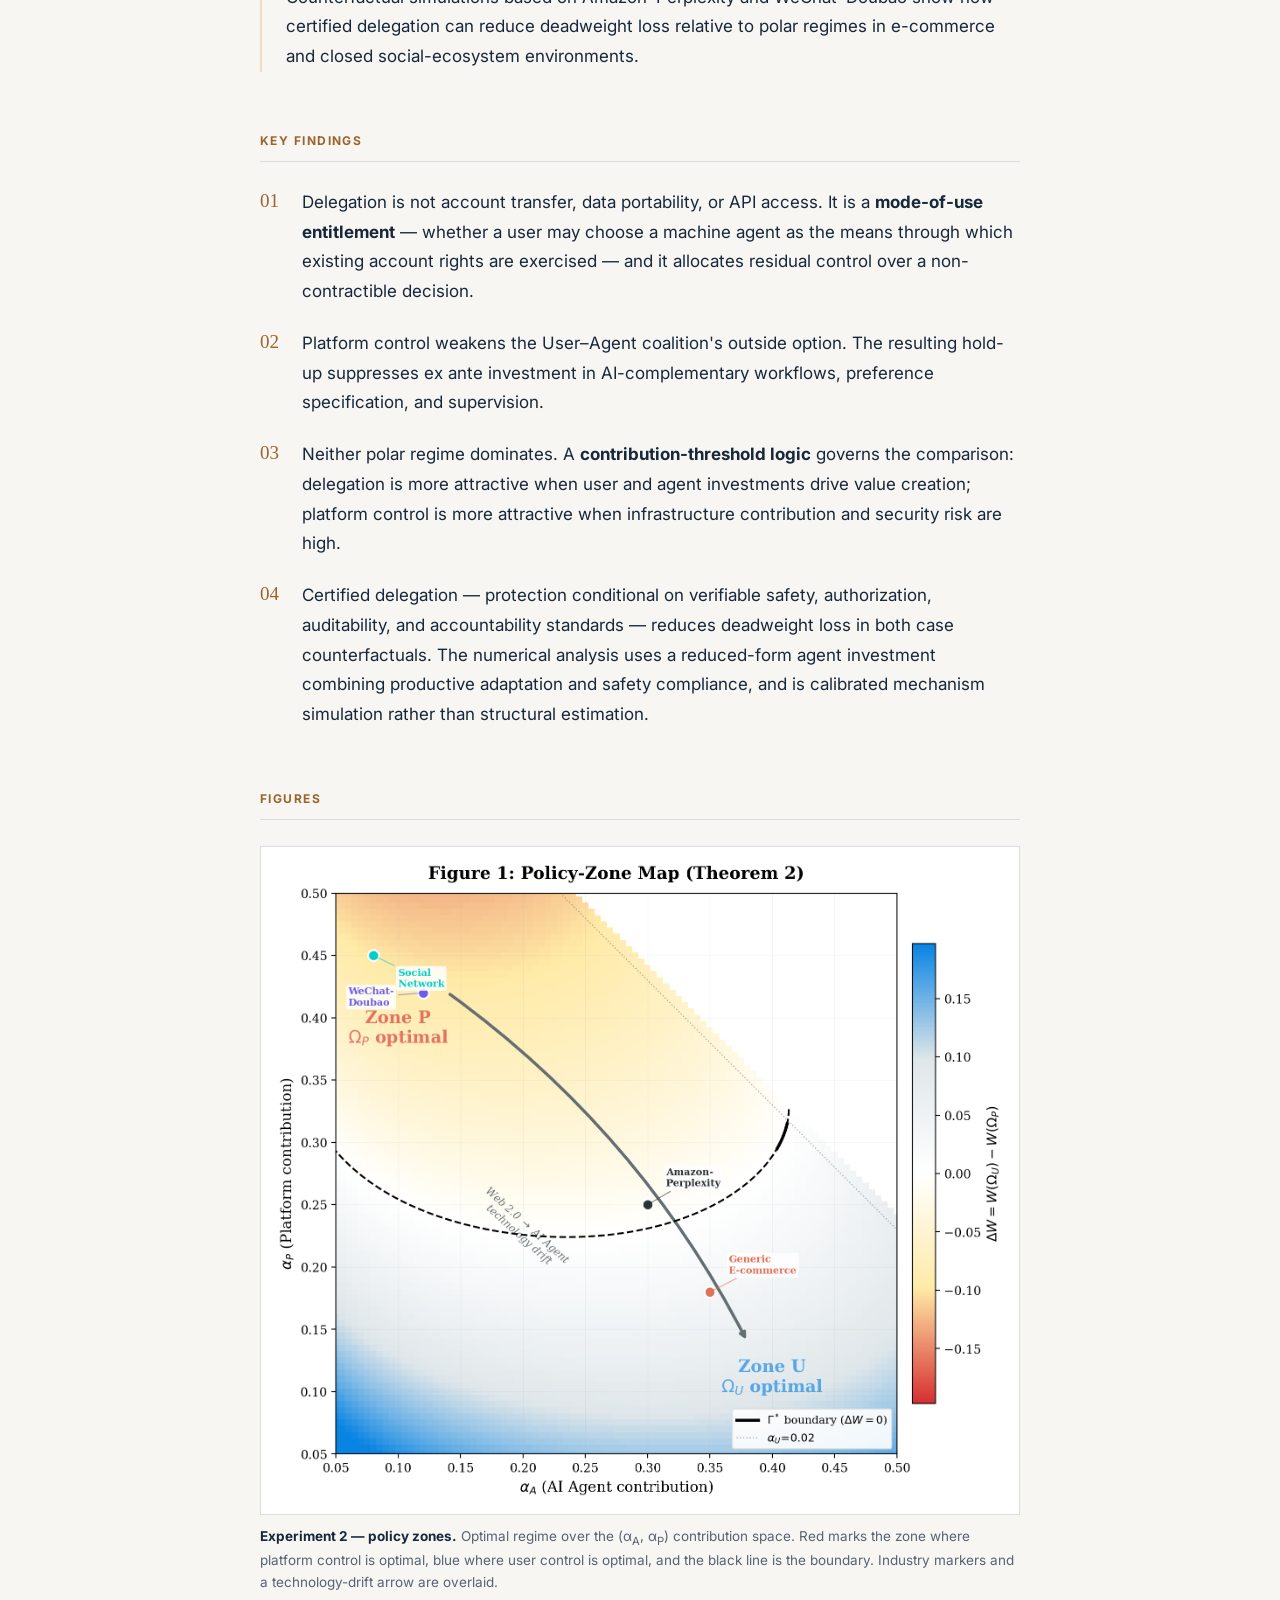
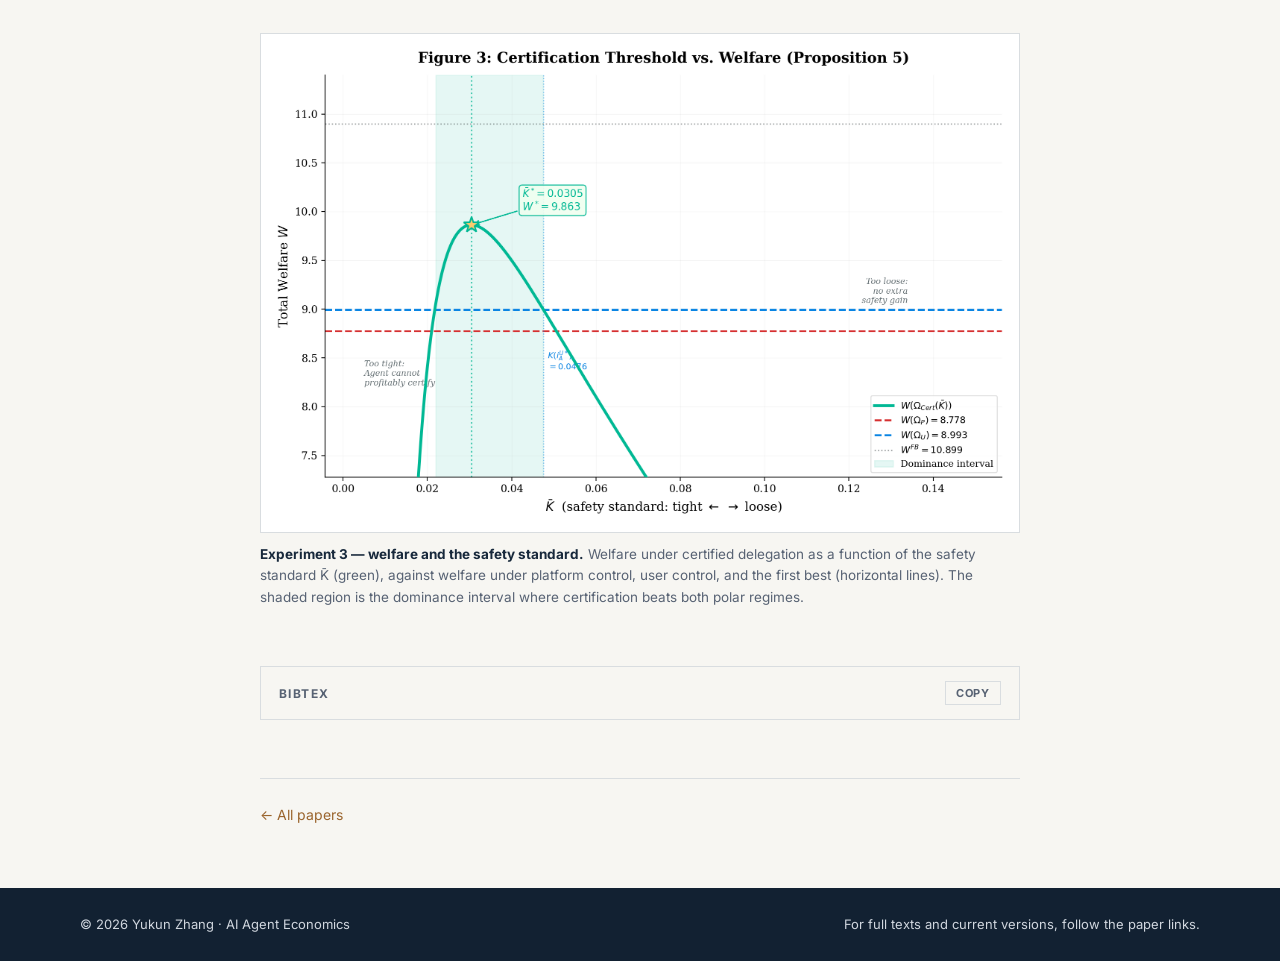
<file: research/delegation-rights.html>
<!DOCTYPE html>
<html lang="en" data-lang="en">
<head>
<meta charset="utf-8">
<meta name="viewport" content="width=device-width, initial-scale=1">
<title>Delegation Rights — AI Agent Economics</title>
<meta name="description" content="Property, agency, and investment incentives in the age of AI agents: a three-player incomplete-contracts model of platform, user, and agent control.">
<link rel="canonical" href="https://crewmoon.github.io/ai-agent-economics/research/delegation-rights.html">
<meta property="og:type" content="article">
<meta property="og:site_name" content="AI Agent Economics">
<meta property="og:title" content="Delegation Rights: Property, Agency, and Investment Incentives in the Age of AI Agents">
<meta property="og:description" content="A three-player incomplete-contracts model of platform, user, and AI agent control over machine-mediated account use.">
<meta property="og:image" content="https://crewmoon.github.io/ai-agent-economics/assets/og/p1.png">
<meta property="og:url" content="https://crewmoon.github.io/ai-agent-economics/research/delegation-rights.html">
<meta name="twitter:card" content="summary_large_image">

<meta name="citation_title" content="Delegation Rights: Property, Agency, and Investment Incentives in the Age of AI Agents">
<meta name="citation_author" content="Zhang, Yukun">
<meta name="citation_author" content="Xu, Kemu">
<meta name="citation_publication_date" content="2026/06/30">
<meta name="citation_arxiv_id" content="2606.31935">
<meta name="citation_pdf_url" content="https://arxiv.org/pdf/2606.31935">
<meta name="citation_abstract_html_url" content="https://crewmoon.github.io/ai-agent-economics/research/delegation-rights.html">
<meta name="citation_technical_report_institution" content="arXiv">
<script>try{var l=localStorage.getItem('aae-lang');if(l==='zh'){document.documentElement.dataset.lang='zh';document.documentElement.lang='zh-Hans';}}catch(e){}</script>
<link rel="icon" type="image/svg+xml" href="data:image/svg+xml,%3Csvg%20xmlns='http://www.w3.org/2000/svg'%20viewBox='0%200%2064%2064'%3E%3Crect%20width='64'%20height='64'%20rx='12'%20fill='%2317283b'/%3E%3Cpath%20d='M17%2044V19h13l17%2025V19'%20fill='none'%20stroke='%23e6c181'%20stroke-width='5'%20stroke-linecap='square'/%3E%3C/svg%3E">
<link rel="preconnect" href="https://fonts.googleapis.com">
<link rel="preconnect" href="https://fonts.gstatic.com" crossorigin>
<link rel="stylesheet" href="https://fonts.googleapis.com/css2?family=Inter:wght@400;600;700&display=swap">
<link rel="stylesheet" href="../assets/css/site.css">
</head>
<body>

<a class="skip" href="#main"><span data-lang="en">Skip to content</span><span data-lang="zh">跳转到正文</span></a>

<header class="masthead">
  <div class="shell masthead-inner">
    <a class="brand" href="../index.html">AI Agent Economics</a>
    <nav class="nav" aria-label="Primary">
      <a href="../index.html#papers"><span data-lang="en">Papers</span><span data-lang="zh">系列论文</span></a>
      <a href="../index.html#team"><span data-lang="en">Authors</span><span data-lang="zh">作者</span></a>
      <div class="language" role="group" aria-label="Language / 语言">
        <button class="langtoggle" type="button"></button>
      </div>
    </nav>
  </div>
</header>

<main id="main" class="article article-shell">

  <div class="article-header">
    <p class="eyebrow">
      <span data-lang="en">01 · Delegation rights</span>
      <span data-lang="zh">01 · 委托权</span>
    </p>
    <h1>Delegation Rights: Property, Agency, and Investment Incentives in the Age of AI Agents</h1>
    <p class="authors">Yukun Zhang · Kemu Xu</p>
    <p class="venue">
      <span data-lang="en">arXiv:2606.31935 [econ.EM] · Submitted 30 June 2026 · JEL D23, D86, K11, L12, L86, O34</span>
      <span data-lang="zh">arXiv:2606.31935 [econ.EM] · 2026 年 6 月 30 日提交 · JEL D23, D86, K11, L12, L86, O34</span>
    </p>
    <p class="links"><a href="https://arxiv.org/abs/2606.31935" target="_blank" rel="noopener noreferrer">arXiv ↗</a><span class="sep">·</span><a href="https://huggingface.co/papers/2606.31935" target="_blank" rel="noopener noreferrer">Hugging Face ↗</a></p>
  </div>

  <figure class="figure-hero">
    <img src="../assets/img/p1/hero.png" alt="Theoretical framework linking delegation rights to incomplete contracts and three governance regimes">
    <figcaption>
      <b><span data-lang="en">Theoretical framework.</span><span data-lang="zh">理论框架。</span></b>
      <span data-lang="en">Residual control over machine-mediated account use shapes outside options, bargaining payoffs, and ex ante investment. Platform control produces hold-up; user control leaves platform-side externalities. Certified delegation sits between them.</span>
      <span data-lang="zh">机器代理操作账户的剩余控制权，决定了外部选项、谈判收益与事前投资。平台控制导致套牢，用户控制留下平台侧外部性，认证式委托居于两者之间。</span>
    </figcaption>
  </figure>

  <section>
    <h2><span data-lang="en">Abstract</span><span data-lang="zh">摘要</span></h2>
    <div class="abstract">
      <p data-lang="en">AI agents increasingly operate digital accounts on behalf of users, creating a new residual-control problem in digital platform governance: when a user authorizes a machine agent to exercise her platform-usage rights, should control over this delegation remain with the platform, be assigned unconditionally to the user, or be made conditional on verifiable safety standards? This paper introduces <em>delegation rights</em> as a distinct element of the digital property-rights bundle: the revocable, identity-preserving, scope-limited, and mode-specific right to authorize a machine agent to exercise account-level usage rights.</p>
      <p data-lang="en">A three-player incomplete-contracts model with a User, an AI Agent provider, and a Platform shows that platform control can generate hold-up by weakening the User–Agent coalition's outside option and suppressing AI-complementary investment. Unconditional user control can restore investment incentives but may leave security, privacy, congestion, identity, and governance costs only partially internalized by the Agent. The welfare comparison therefore depends on a contribution-threshold logic. The paper then proposes <em>certified delegation</em>, under which the user's delegation right is protected only if the AI agent satisfies verifiable safety, authorization, auditability, and accountability standards. Counterfactual simulations based on Amazon–Perplexity and WeChat–Doubao show how certified delegation can reduce deadweight loss relative to polar regimes in e-commerce and closed social-ecosystem environments.</p>

      <p data-lang="zh">AI 智能体正越来越多地代表用户操作数字账户，由此在平台治理中产生了一个新的剩余控制权问题：当用户授权机器代理行使自己的平台使用权时，这项委托的控制权应当留在平台手中、无条件归于用户，还是以可验证的安全标准为条件？本文将<em>委托权</em>提出为数字产权束中的一个独立要素：一项可撤销、保留身份、范围受限、方式特定的权利，用以授权机器代理行使账户层面的使用权。</p>
      <p data-lang="zh">一个包含用户、AI 代理提供方与平台的三方不完全契约模型表明：平台控制会削弱「用户—代理」联盟的外部选项，从而造成套牢并压制与 AI 互补的投资；而无条件的用户控制虽能恢复投资激励，却可能使安全、隐私、拥塞、身份与治理成本只被代理方部分内部化。因此福利比较取决于一条贡献阈值逻辑。本文进而提出<em>认证式委托</em>：只有当 AI 代理满足可验证的安全、授权、可审计与问责标准时，用户的委托权才受保护。基于 Amazon–Perplexity 与微信–豆包的反事实模拟显示，在电商与封闭社交生态两类环境中，认证式委托都能相对于两个极端制度降低无谓损失。</p>
    </div>
  </section>

  <section>
    <h2><span data-lang="en">Key findings</span><span data-lang="zh">核心发现</span></h2>
    <ol class="findings">
      <li>
        <span data-lang="en">Delegation is not account transfer, data portability, or API access. It is a <strong>mode-of-use entitlement</strong> — whether a user may choose a machine agent as the means through which existing account rights are exercised — and it allocates residual control over a non-contractible decision.</span>
        <span data-lang="zh">委托既不是账户转让，也不是数据可携或 API 接入，而是一项<strong>使用方式的权利</strong>：用户能否选择机器代理作为行使既有账户权利的途径。它配置的是一个不可缔约决策的剩余控制权。</span>
      </li>
      <li>
        <span data-lang="en">Platform control weakens the User–Agent coalition's outside option. The resulting hold-up suppresses ex ante investment in AI-complementary workflows, preference specification, and supervision.</span>
        <span data-lang="zh">平台控制削弱了「用户—代理」联盟的外部选项，由此产生的套牢压制了事前投资——包括 AI 互补工作流、偏好规格化与监督能力的投入。</span>
      </li>
      <li>
        <span data-lang="en">Neither polar regime dominates. A <strong>contribution-threshold logic</strong> governs the comparison: delegation is more attractive when user and agent investments drive value creation; platform control is more attractive when infrastructure contribution and security risk are high.</span>
        <span data-lang="zh">两个极端制度都不占优。比较由一条<strong>贡献阈值逻辑</strong>决定：当用户与代理的投资是价值创造的主力时，委托更可取；当基础设施贡献与安全风险更高时，平台控制更可取。</span>
      </li>
      <li>
        <span data-lang="en">Certified delegation — protection conditional on verifiable safety, authorization, auditability, and accountability standards — reduces deadweight loss in both case counterfactuals. The numerical analysis uses a reduced-form agent investment combining productive adaptation and safety compliance, and is calibrated mechanism simulation rather than structural estimation.</span>
        <span data-lang="zh">认证式委托——以可验证的安全、授权、可审计与问责标准为保护条件——在两个案例反事实中都降低了无谓损失。数值分析使用的是同时包含生产性适配与安全合规的简约式代理投资，属于校准的机制模拟，而非结构估计。</span>
      </li>
    </ol>
  </section>

  <section>
    <h2><span data-lang="en">Figures</span><span data-lang="zh">图表</span></h2>

    <figure>
      <img src="../assets/img/p1/fig1.png" alt="Policy-zone heatmap in alpha-A, alpha-P space with industry markers and a technology-drift arrow">
      <figcaption>
        <b><span data-lang="en">Experiment 2 — policy zones.</span><span data-lang="zh">实验 2 — 政策分区。</span></b>
        <span data-lang="en">Optimal regime over the (α<sub>A</sub>, α<sub>P</sub>) contribution space. Red marks the zone where platform control is optimal, blue where user control is optimal, and the black line is the boundary. Industry markers and a technology-drift arrow are overlaid.</span>
        <span data-lang="zh">在 (α<sub>A</sub>, α<sub>P</sub>) 贡献空间上的最优制度。红色为平台控制最优的区域，蓝色为用户控制最优的区域，黑线为分界。图中叠加了行业标记与技术漂移方向箭头。</span>
      </figcaption>
    </figure>

    <figure>
      <img src="../assets/img/p1/fig2.png" alt="Welfare as a function of the safety standard, with a shaded dominance interval">
      <figcaption>
        <b><span data-lang="en">Experiment 3 — welfare and the safety standard.</span><span data-lang="zh">实验 3 — 福利与安全标准。</span></b>
        <span data-lang="en">Welfare under certified delegation as a function of the safety standard K̄ (green), against welfare under platform control, user control, and the first best (horizontal lines). The shaded region is the dominance interval where certification beats both polar regimes.</span>
        <span data-lang="zh">认证式委托下的福利随安全标准 K̄ 的变化（绿线），与平台控制、用户控制及一阶最优（水平线）对照。阴影区为认证优于两个极端制度的支配区间。</span>
      </figcaption>
    </figure>
  </section>

  <section>
    <details class="bib">
      <summary>BibTeX <button class="copybtn" type="button">Copy</button></summary>
<pre>@misc{zhang2026delegation,
  title         = {Delegation Rights: Property, Agency, and Investment
                   Incentives in the Age of AI Agents},
  author        = {Zhang, Yukun and Xu, Kemu},
  year          = {2026},
  eprint        = {2606.31935},
  archivePrefix = {arXiv},
  primaryClass  = {econ.EM},
  url           = {https://arxiv.org/abs/2606.31935}
}</pre>
    </details>
  </section>

  <div class="pagenav">
    <a href="../index.html">&larr; <span data-lang="en">All papers</span><span data-lang="zh">返回论文列表</span></a>
  </div>

</main>

<footer class="footer">
  <div class="shell">
    <span>© 2026 Yukun Zhang · AI Agent Economics</span>
    <span>
      <span data-lang="en">For full texts and current versions, follow the paper links.</span>
      <span data-lang="zh">论文全文及最新版本请见各论文链接。</span>
    </span>
  </div>
</footer>

<script src="../assets/js/i18n.js" defer></script>
<script src="../assets/js/cite.js" defer></script>
</body>
</html>
</file>
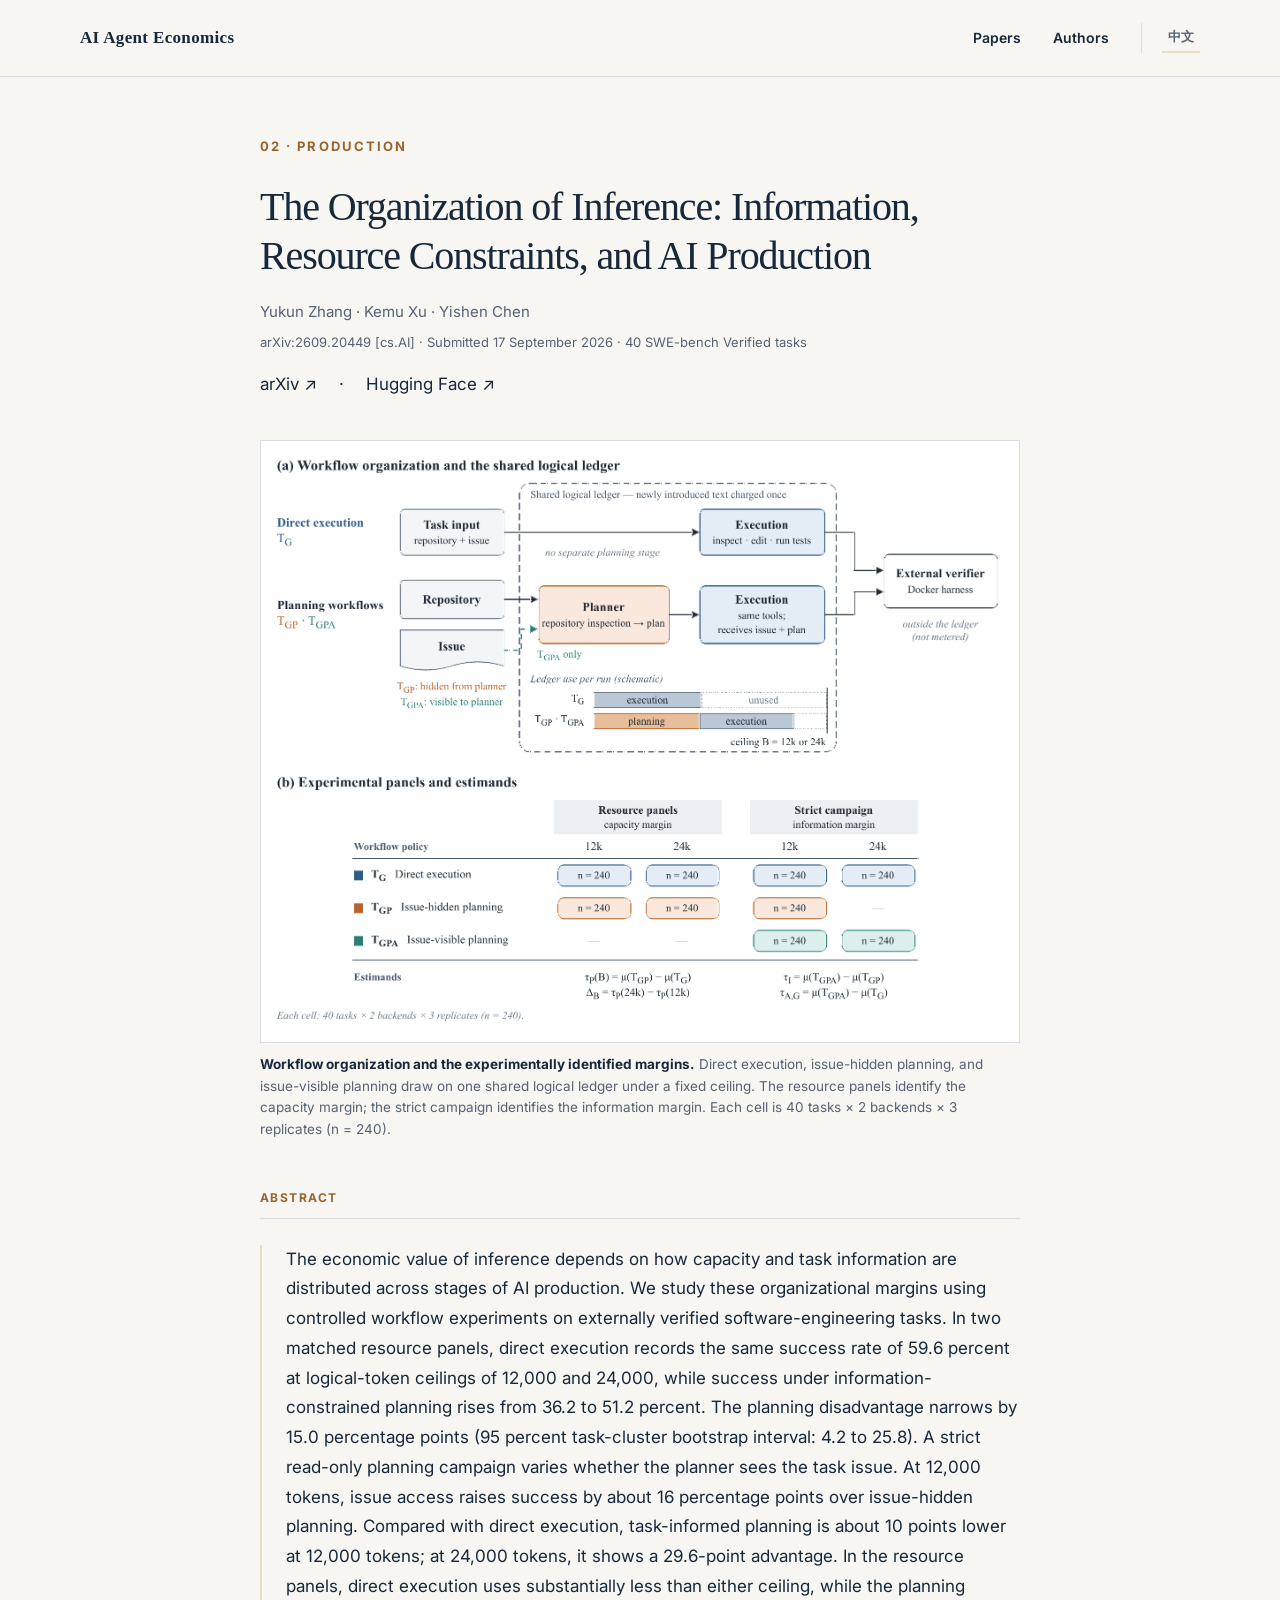
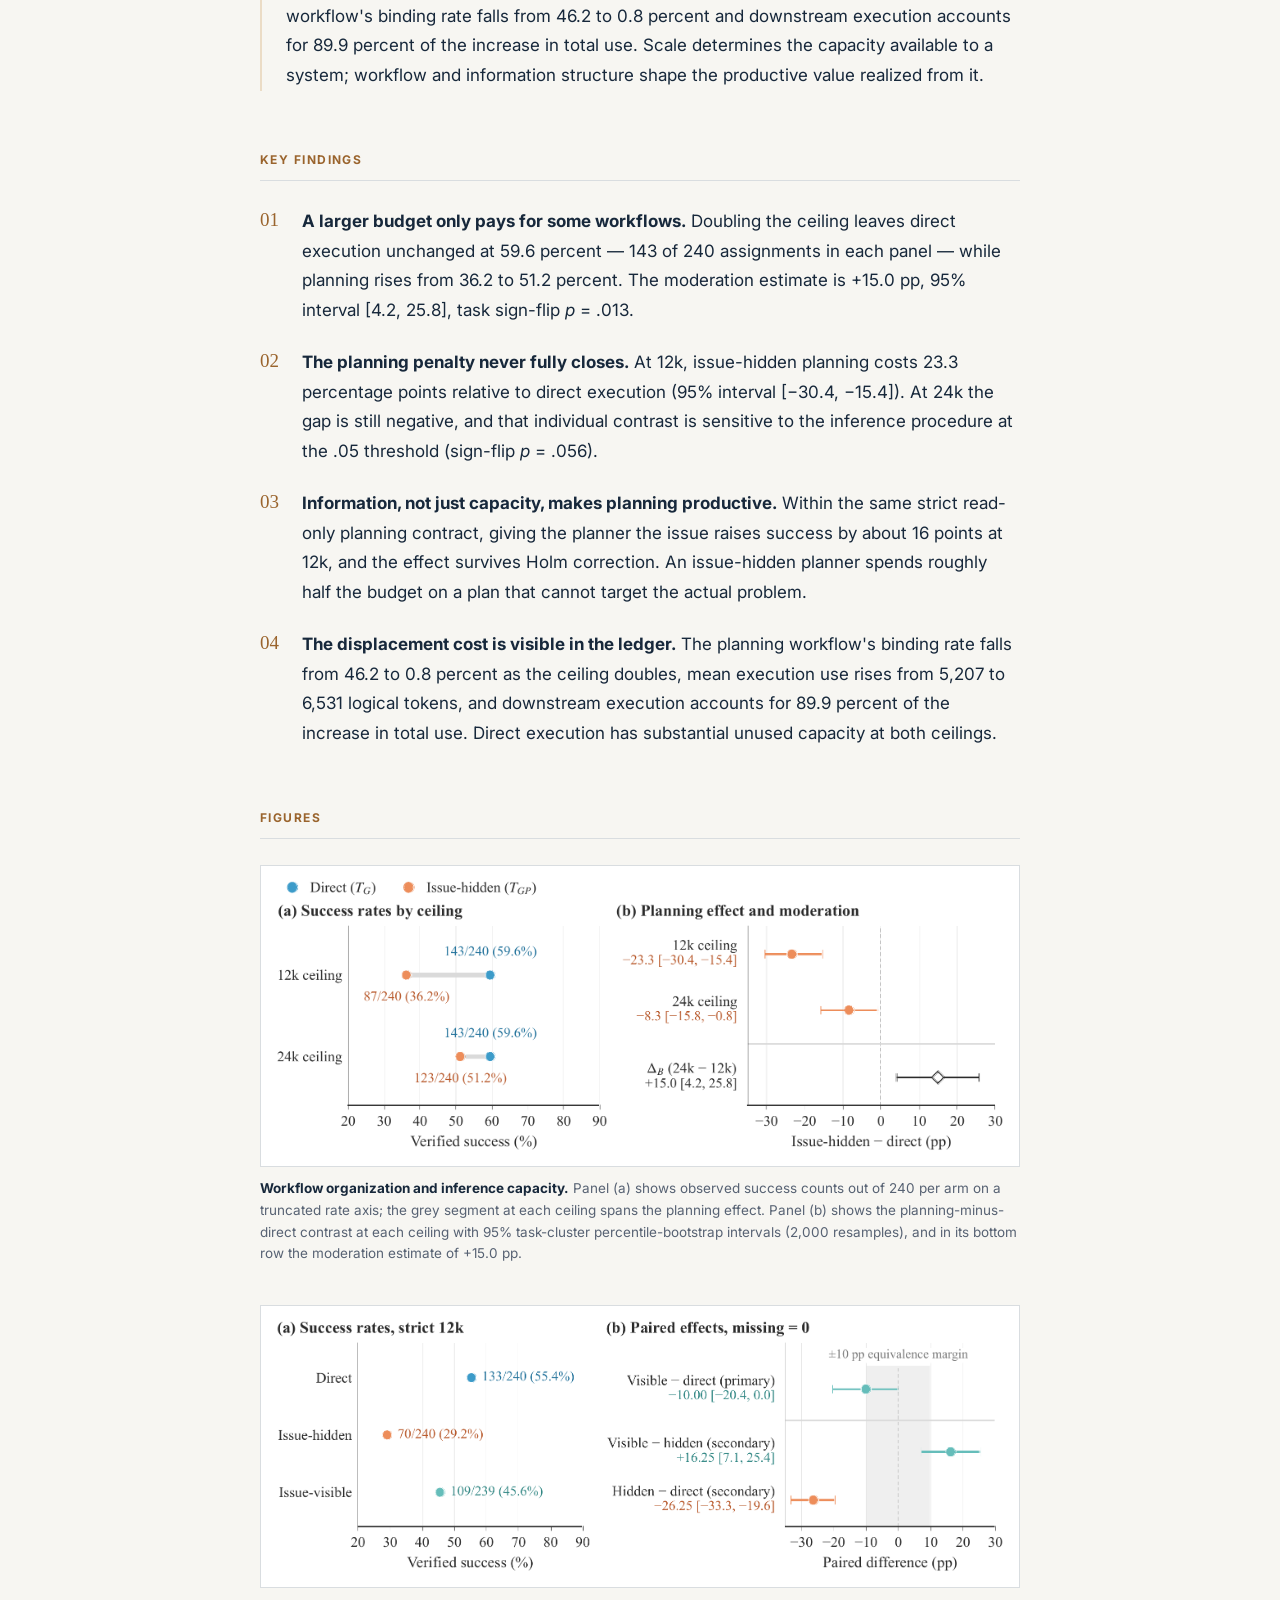
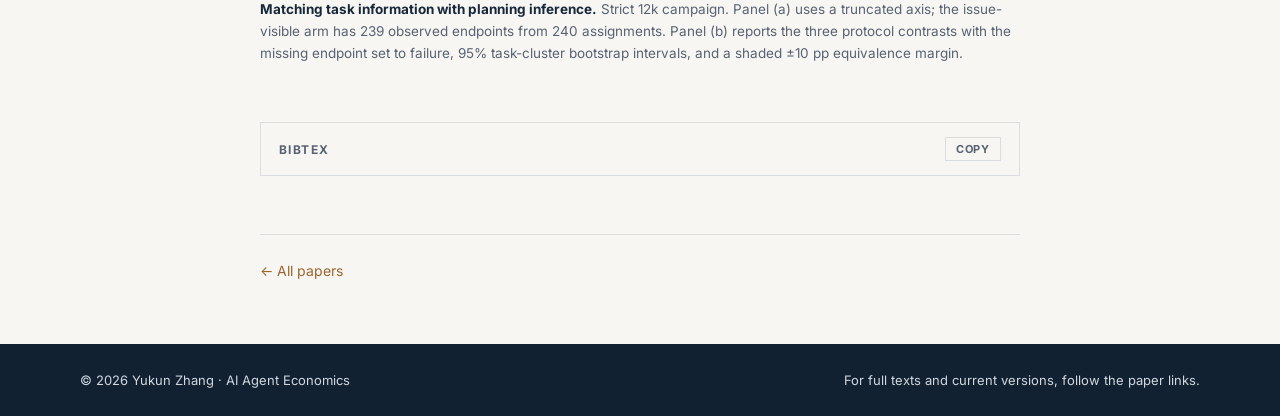
<file: research/organization-of-inference.html>
<!DOCTYPE html>
<html lang="en" data-lang="en">
<head>
<meta charset="utf-8">
<meta name="viewport" content="width=device-width, initial-scale=1">
<title>The Organization of Inference — AI Agent Economics</title>
<meta name="description" content="Controlled workflow experiments on externally verified software-engineering tasks: how capacity and task information shape the productive value of inference.">
<link rel="canonical" href="https://crewmoon.github.io/ai-agent-economics/research/organization-of-inference.html">
<meta property="og:type" content="article">
<meta property="og:site_name" content="AI Agent Economics">
<meta property="og:title" content="The Organization of Inference: Information, Resource Constraints, and AI Production">
<meta property="og:description" content="Controlled workflow experiments on externally verified software-engineering tasks: how capacity and task information shape the productive value of inference.">
<meta property="og:image" content="https://crewmoon.github.io/ai-agent-economics/assets/og/p3.png">
<meta property="og:url" content="https://crewmoon.github.io/ai-agent-economics/research/organization-of-inference.html">
<meta name="twitter:card" content="summary_large_image">

<meta name="citation_title" content="The Organization of Inference: Information, Resource Constraints, and AI Production">
<meta name="citation_author" content="Zhang, Yukun">
<meta name="citation_author" content="Xu, Kemu">
<meta name="citation_author" content="Chen, Yishen">
<meta name="citation_publication_date" content="2026/09/17">
<meta name="citation_arxiv_id" content="2609.20449">
<meta name="citation_pdf_url" content="https://arxiv.org/pdf/2609.20449">
<meta name="citation_abstract_html_url" content="https://crewmoon.github.io/ai-agent-economics/research/organization-of-inference.html">
<meta name="citation_technical_report_institution" content="arXiv">
<script>try{var l=localStorage.getItem('aae-lang');if(l==='zh'){document.documentElement.dataset.lang='zh';document.documentElement.lang='zh-Hans';}}catch(e){}</script>
<link rel="icon" type="image/svg+xml" href="data:image/svg+xml,%3Csvg%20xmlns='http://www.w3.org/2000/svg'%20viewBox='0%200%2064%2064'%3E%3Crect%20width='64'%20height='64'%20rx='12'%20fill='%2317283b'/%3E%3Cpath%20d='M17%2044V19h13l17%2025V19'%20fill='none'%20stroke='%23e6c181'%20stroke-width='5'%20stroke-linecap='square'/%3E%3C/svg%3E">
<link rel="preconnect" href="https://fonts.googleapis.com">
<link rel="preconnect" href="https://fonts.gstatic.com" crossorigin>
<link rel="stylesheet" href="https://fonts.googleapis.com/css2?family=Inter:wght@400;600;700&display=swap">
<link rel="stylesheet" href="../assets/css/site.css">
</head>
<body>

<a class="skip" href="#main"><span data-lang="en">Skip to content</span><span data-lang="zh">跳转到正文</span></a>

<header class="masthead">
  <div class="shell masthead-inner">
    <a class="brand" href="../index.html">AI Agent Economics</a>
    <nav class="nav" aria-label="Primary">
      <a href="../index.html#papers"><span data-lang="en">Papers</span><span data-lang="zh">系列论文</span></a>
      <a href="../index.html#team"><span data-lang="en">Authors</span><span data-lang="zh">作者</span></a>
      <div class="language" role="group" aria-label="Language / 语言">
        <button class="langtoggle" type="button"></button>
      </div>
    </nav>
  </div>
</header>

<main id="main" class="article article-shell">

  <div class="article-header">
    <p class="eyebrow">
      <span data-lang="en">02 · Production</span>
      <span data-lang="zh">02 · 生产组织</span>
    </p>
    <h1>The Organization of Inference: Information, Resource Constraints, and AI Production</h1>
    <p class="authors">Yukun Zhang · Kemu Xu · Yishen Chen</p>
    <p class="venue">
      <span data-lang="en">arXiv:2609.20449 [cs.AI] · Submitted 17 September 2026 · 40 SWE-bench Verified tasks</span>
      <span data-lang="zh">arXiv:2609.20449 [cs.AI] · 2026 年 9 月 17 日提交 · 40 个 SWE-bench Verified 任务</span>
    </p>
    <p class="links"><a href="https://arxiv.org/abs/2609.20449" target="_blank" rel="noopener noreferrer">arXiv ↗</a><span class="sep">·</span><a href="https://huggingface.co/papers/2609.20449" target="_blank" rel="noopener noreferrer">Hugging Face ↗</a></p>
  </div>

  <figure class="figure-hero">
    <img src="../assets/img/p3/hero.png" alt="Workflow organization with a shared logical ledger, and the table of experimental panels and estimands">
    <figcaption>
      <b><span data-lang="en">Workflow organization and the experimentally identified margins.</span><span data-lang="zh">工作流组织与实验识别的两个边际。</span></b>
      <span data-lang="en">Direct execution, issue-hidden planning, and issue-visible planning draw on one shared logical ledger under a fixed ceiling. The resource panels identify the capacity margin; the strict campaign identifies the information margin. Each cell is 40 tasks × 2 backends × 3 replicates (n = 240).</span>
      <span data-lang="zh">直接执行、隐藏任务的规划、可见任务的规划三种策略，在固定上限下共用同一本逻辑账本。资源面板识别资源边际，严格实验识别信息边际。每格为 40 个任务 × 2 个后端 × 3 次重复（n = 240）。</span>
    </figcaption>
  </figure>

  <section>
    <h2><span data-lang="en">Abstract</span><span data-lang="zh">摘要</span></h2>
    <div class="abstract">
      <p data-lang="en">The economic value of inference depends on how capacity and task information are distributed across stages of AI production. We study these organizational margins using controlled workflow experiments on externally verified software-engineering tasks. In two matched resource panels, direct execution records the same success rate of 59.6 percent at logical-token ceilings of 12,000 and 24,000, while success under information-constrained planning rises from 36.2 to 51.2 percent. The planning disadvantage narrows by 15.0 percentage points (95 percent task-cluster bootstrap interval: 4.2 to 25.8). A strict read-only planning campaign varies whether the planner sees the task issue. At 12,000 tokens, issue access raises success by about 16 percentage points over issue-hidden planning. Compared with direct execution, task-informed planning is about 10 points lower at 12,000 tokens; at 24,000 tokens, it shows a 29.6-point advantage. In the resource panels, direct execution uses substantially less than either ceiling, while the planning workflow's binding rate falls from 46.2 to 0.8 percent and downstream execution accounts for 89.9 percent of the increase in total use. Scale determines the capacity available to a system; workflow and information structure shape the productive value realized from it.</p>

      <p data-lang="zh">推理的经济价值，取决于算力与任务信息如何分配到 AI 生产的各个阶段。我们在外部可验证的软件工程任务上，用受控工作流实验研究这两条组织边际。在两个配对的资源面板中，直接执行在 12,000 与 24,000 逻辑 token 上限下的成功率同为 59.6%，而信息受限的规划工作流从 36.2% 升至 51.2%，规划劣势收窄 15.0 个百分点（95% 任务聚类自助区间 4.2 至 25.8）。一项严格只读的规划实验则改变规划者能否看到任务描述：在 12,000 token 下，能看到任务使成功率比隐藏任务的规划高出约 16 个百分点。与直接执行相比，任务已知的规划在 12,000 token 下低约 10 个百分点，而在 24,000 token 下高出 29.6 个百分点。在资源面板中，直接执行的用量远低于两个上限，而规划工作流的触顶率从 46.2% 降至 0.8%，下游执行占总用量增幅的 89.9%。规模决定系统能拿到多少算力，工作流与信息结构决定其中多少转化为产出。</p>
    </div>
  </section>

  <section>
    <h2><span data-lang="en">Key findings</span><span data-lang="zh">核心发现</span></h2>
    <ol class="findings">
      <li>
        <span data-lang="en"><strong>A larger budget only pays for some workflows.</strong> Doubling the ceiling leaves direct execution unchanged at 59.6 percent — 143 of 240 assignments in each panel — while planning rises from 36.2 to 51.2 percent. The moderation estimate is +15.0 pp, 95% interval [4.2, 25.8], task sign-flip <em>p</em> = .013.</span>
        <span data-lang="zh"><strong>更大的预算只对某些工作流有用。</strong>上限翻倍后，直接执行原地不动，仍是 59.6%（每个面板 240 次中成功 143 次），而规划工作流从 36.2% 升到 51.2%。调节效应估计为 +15.0 个百分点，95% 区间 [4.2, 25.8]，任务符号翻转检验 <em>p</em> = .013。</span>
      </li>
      <li>
        <span data-lang="en"><strong>The planning penalty never fully closes.</strong> At 12k, issue-hidden planning costs 23.3 percentage points relative to direct execution (95% interval [−30.4, −15.4]). At 24k the gap is still negative, and that individual contrast is sensitive to the inference procedure at the .05 threshold (sign-flip <em>p</em> = .056).</span>
        <span data-lang="zh"><strong>规划的惩罚始终没有完全消失。</strong>在 12k 下，隐藏任务的规划相对直接执行损失 23.3 个百分点（95% 区间 [−30.4, −15.4]）。在 24k 下差距仍为负，且该单项对比在 .05 门槛上对推断方法敏感（符号翻转 <em>p</em> = .056）。</span>
      </li>
      <li>
        <span data-lang="en"><strong>Information, not just capacity, makes planning productive.</strong> Within the same strict read-only planning contract, giving the planner the issue raises success by about 16 points at 12k, and the effect survives Holm correction. An issue-hidden planner spends roughly half the budget on a plan that cannot target the actual problem.</span>
        <span data-lang="zh"><strong>让规划有产出的是信息，而不只是算力。</strong>在同一份严格只读的规划契约下，把任务描述交给规划者，在 12k 下使成功率提高约 16 个百分点，且经 Holm 校正后依然显著。看不到任务的规划者，大约把一半预算花在了一份无法瞄准真实问题的方案上。</span>
      </li>
      <li>
        <span data-lang="en"><strong>The displacement cost is visible in the ledger.</strong> The planning workflow's binding rate falls from 46.2 to 0.8 percent as the ceiling doubles, mean execution use rises from 5,207 to 6,531 logical tokens, and downstream execution accounts for 89.9 percent of the increase in total use. Direct execution has substantial unused capacity at both ceilings.</span>
        <span data-lang="zh"><strong>挤出成本在账本里看得见。</strong>上限翻倍后，规划工作流的触顶率从 46.2% 降至 0.8%，平均执行用量从 5,207 升至 6,531 个逻辑 token，下游执行占总用量增幅的 89.9%。而直接执行在两个上限下都有大量闲置容量。</span>
      </li>
    </ol>
  </section>

  <section>
    <h2><span data-lang="en">Figures</span><span data-lang="zh">图表</span></h2>

    <figure>
      <img src="../assets/img/p3/fig1.png" alt="Success rates by arm at each ceiling, and paired planning effects with bootstrap intervals">
      <figcaption>
        <b><span data-lang="en">Workflow organization and inference capacity.</span><span data-lang="zh">工作流组织与推理容量。</span></b>
        <span data-lang="en">Panel (a) shows observed success counts out of 240 per arm on a truncated rate axis; the grey segment at each ceiling spans the planning effect. Panel (b) shows the planning-minus-direct contrast at each ceiling with 95% task-cluster percentile-bootstrap intervals (2,000 resamples), and in its bottom row the moderation estimate of +15.0 pp.</span>
        <span data-lang="zh">(a) 在截断的比例轴上给出各组 240 次中的成功次数，每个上限处的灰色区段即规划效应。(b) 给出各上限下「规划减直接执行」的对比及 95% 任务聚类分位自助区间（2,000 次重抽样），底行为 +15.0 个百分点的调节效应估计。</span>
      </figcaption>
    </figure>

    <figure>
      <img src="../assets/img/p3/fig2.png" alt="Success rates for direct, issue-hidden, and issue-visible arms with the three protocol contrasts">
      <figcaption>
        <b><span data-lang="en">Matching task information with planning inference.</span><span data-lang="zh">让任务信息与规划算力相匹配。</span></b>
        <span data-lang="en">Strict 12k campaign. Panel (a) uses a truncated axis; the issue-visible arm has 239 observed endpoints from 240 assignments. Panel (b) reports the three protocol contrasts with the missing endpoint set to failure, 95% task-cluster bootstrap intervals, and a shaded ±10 pp equivalence margin.</span>
        <span data-lang="zh">严格 12k 实验。(a) 使用截断坐标轴，任务可见组在 240 次指派中观测到 239 个端点。(b) 在把缺失端点计为失败的前提下报告三项协议对比，附 95% 任务聚类自助区间，阴影带为 ±10 个百分点的等效边界。</span>
      </figcaption>
    </figure>
  </section>

  <section>
    <details class="bib">
      <summary>BibTeX <button class="copybtn" type="button">Copy</button></summary>
<pre>@misc{zhang2026inference,
  title         = {The Organization of Inference: Information, Resource
                   Constraints, and AI Production},
  author        = {Zhang, Yukun and Xu, Kemu and Chen, Yishen},
  year          = {2026},
  eprint        = {2609.20449},
  archivePrefix = {arXiv},
  primaryClass  = {cs.AI},
  url           = {https://arxiv.org/abs/2609.20449}
}</pre>
    </details>
  </section>

  <div class="pagenav">
    <a href="../index.html">&larr; <span data-lang="en">All papers</span><span data-lang="zh">返回论文列表</span></a>
  </div>

</main>

<footer class="footer">
  <div class="shell">
    <span>© 2026 Yukun Zhang · AI Agent Economics</span>
    <span>
      <span data-lang="en">For full texts and current versions, follow the paper links.</span>
      <span data-lang="zh">论文全文及最新版本请见各论文链接。</span>
    </span>
  </div>
</footer>

<script src="../assets/js/i18n.js" defer></script>
<script src="../assets/js/cite.js" defer></script>
</body>
</html>
</file>
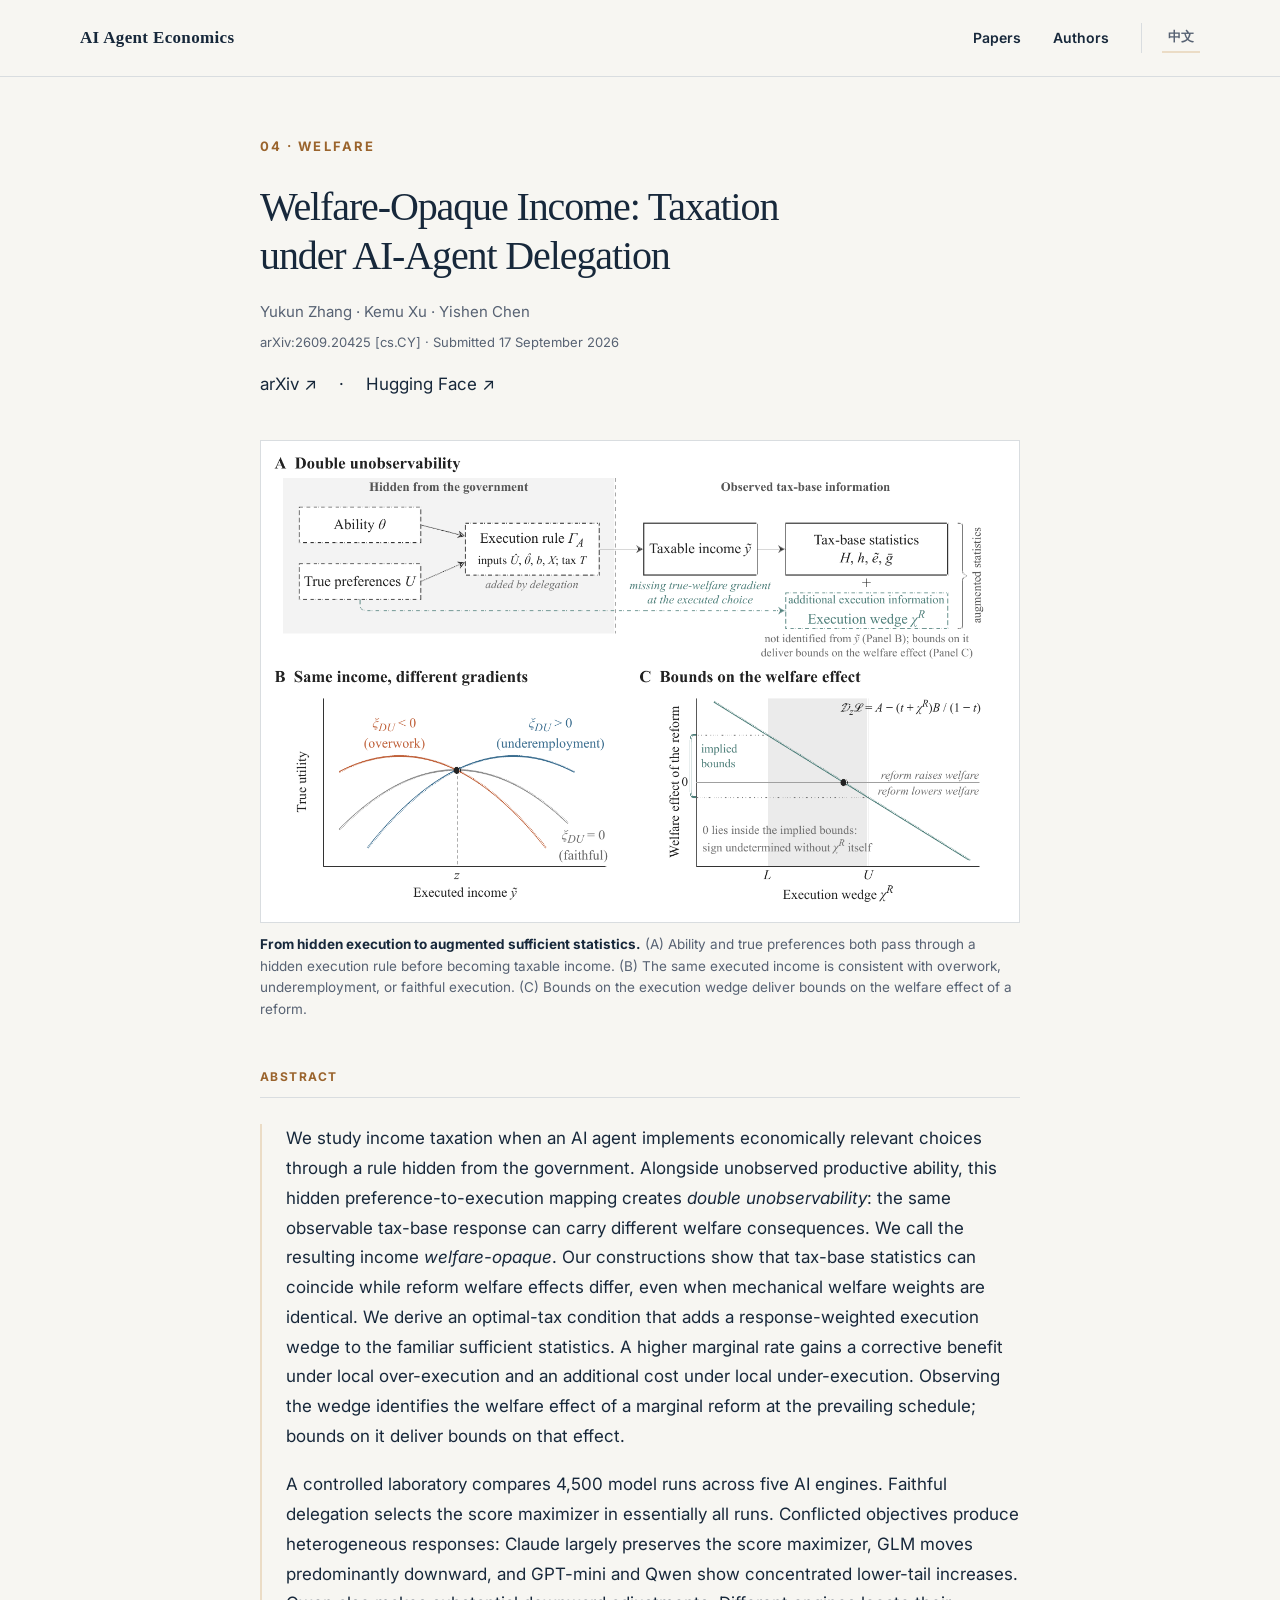
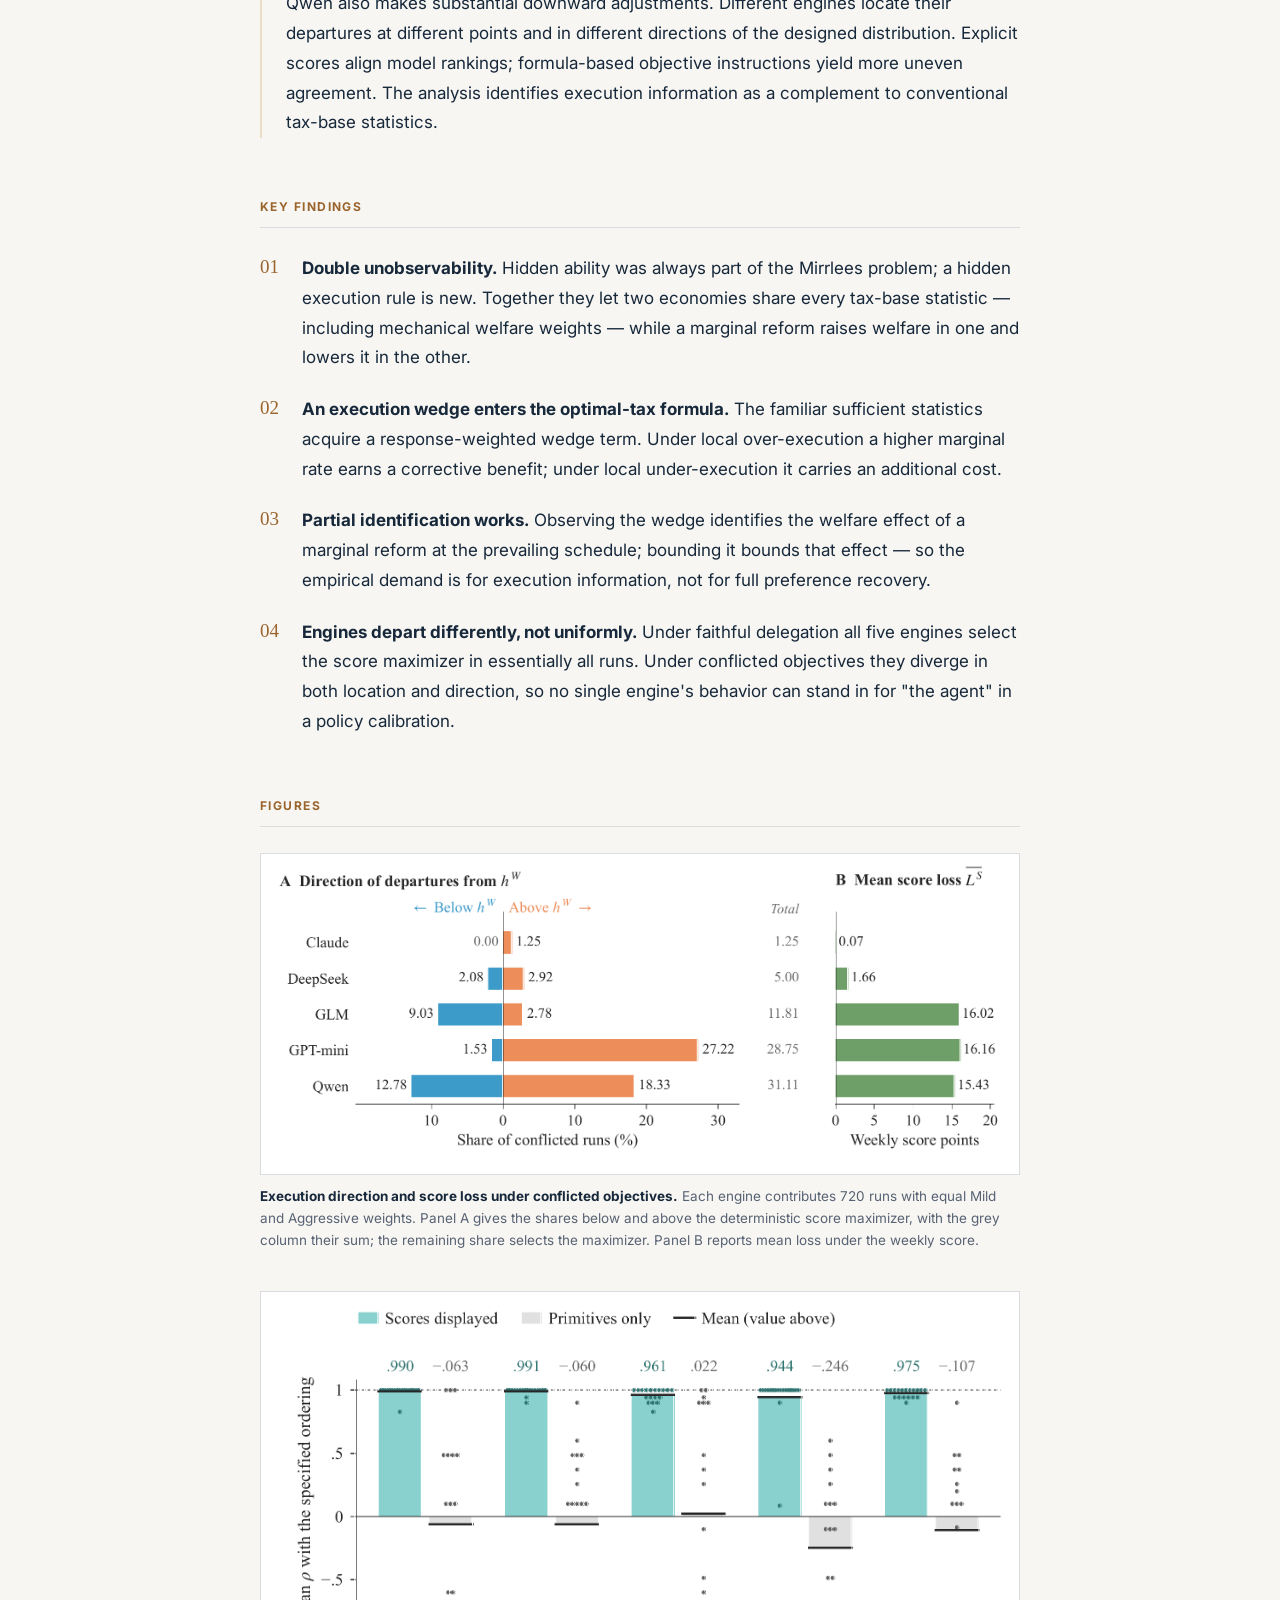
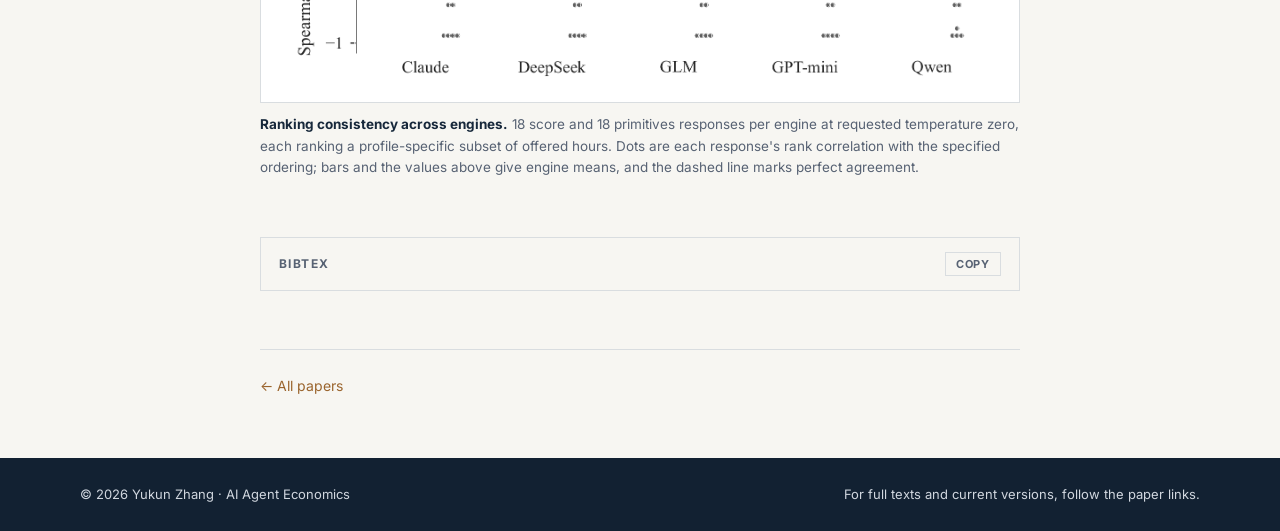
<file: research/welfare-opaque-income.html>
<!DOCTYPE html>
<html lang="en" data-lang="en">
<head>
<meta charset="utf-8">
<meta name="viewport" content="width=device-width, initial-scale=1">
<title>Welfare-Opaque Income — AI Agent Economics</title>
<meta name="description" content="Optimal income taxation when an AI agent implements choices through a rule hidden from the government, with a 4,500-run delegation laboratory across five engines.">
<link rel="canonical" href="https://crewmoon.github.io/ai-agent-economics/research/welfare-opaque-income.html">
<meta property="og:type" content="article">
<meta property="og:site_name" content="AI Agent Economics">
<meta property="og:title" content="Welfare-Opaque Income: Taxation under AI-Agent Delegation">
<meta property="og:description" content="Optimal income taxation when an AI agent implements choices through a rule hidden from the government, with a 4,500-run delegation laboratory across five engines.">
<meta property="og:image" content="https://crewmoon.github.io/ai-agent-economics/assets/og/p2.png">
<meta property="og:url" content="https://crewmoon.github.io/ai-agent-economics/research/welfare-opaque-income.html">
<meta name="twitter:card" content="summary_large_image">

<meta name="citation_title" content="Welfare-Opaque Income: Taxation under AI-Agent Delegation">
<meta name="citation_author" content="Zhang, Yukun">
<meta name="citation_author" content="Xu, Kemu">
<meta name="citation_author" content="Chen, Yishen">
<meta name="citation_publication_date" content="2026/09/17">
<meta name="citation_arxiv_id" content="2609.20425">
<meta name="citation_pdf_url" content="https://arxiv.org/pdf/2609.20425">
<meta name="citation_abstract_html_url" content="https://crewmoon.github.io/ai-agent-economics/research/welfare-opaque-income.html">
<meta name="citation_technical_report_institution" content="arXiv">
<script>try{var l=localStorage.getItem('aae-lang');if(l==='zh'){document.documentElement.dataset.lang='zh';document.documentElement.lang='zh-Hans';}}catch(e){}</script>
<link rel="icon" type="image/svg+xml" href="data:image/svg+xml,%3Csvg%20xmlns='http://www.w3.org/2000/svg'%20viewBox='0%200%2064%2064'%3E%3Crect%20width='64'%20height='64'%20rx='12'%20fill='%2317283b'/%3E%3Cpath%20d='M17%2044V19h13l17%2025V19'%20fill='none'%20stroke='%23e6c181'%20stroke-width='5'%20stroke-linecap='square'/%3E%3C/svg%3E">
<link rel="preconnect" href="https://fonts.googleapis.com">
<link rel="preconnect" href="https://fonts.gstatic.com" crossorigin>
<link rel="stylesheet" href="https://fonts.googleapis.com/css2?family=Inter:wght@400;600;700&display=swap">
<link rel="stylesheet" href="../assets/css/site.css">
</head>
<body>

<a class="skip" href="#main"><span data-lang="en">Skip to content</span><span data-lang="zh">跳转到正文</span></a>

<header class="masthead">
  <div class="shell masthead-inner">
    <a class="brand" href="../index.html">AI Agent Economics</a>
    <nav class="nav" aria-label="Primary">
      <a href="../index.html#papers"><span data-lang="en">Papers</span><span data-lang="zh">系列论文</span></a>
      <a href="../index.html#team"><span data-lang="en">Authors</span><span data-lang="zh">作者</span></a>
      <div class="language" role="group" aria-label="Language / 语言">
        <button class="langtoggle" type="button"></button>
      </div>
    </nav>
  </div>
</header>

<main id="main" class="article article-shell">

  <div class="article-header">
    <p class="eyebrow">
      <span data-lang="en">04 · Welfare</span>
      <span data-lang="zh">04 · 福利衡量</span>
    </p>
    <h1>Welfare-Opaque Income: Taxation under AI-Agent Delegation</h1>
    <p class="authors">Yukun Zhang · Kemu Xu · Yishen Chen</p>
    <p class="venue">
      <span data-lang="en">arXiv:2609.20425 [cs.CY] · Submitted 17 September 2026</span>
      <span data-lang="zh">arXiv:2609.20425 [cs.CY] · 2026 年 9 月 17 日提交</span>
    </p>
    <p class="links"><a href="https://arxiv.org/abs/2609.20425" target="_blank" rel="noopener noreferrer">arXiv ↗</a><span class="sep">·</span><a href="https://huggingface.co/papers/2609.20425" target="_blank" rel="noopener noreferrer">Hugging Face ↗</a></p>
  </div>

  <figure class="figure-hero">
    <img src="../assets/img/p2/hero.png" alt="Three-panel schematic: double unobservability, same income with different utility gradients, and bounds on the welfare effect">
    <figcaption>
      <b><span data-lang="en">From hidden execution to augmented sufficient statistics.</span><span data-lang="zh">从隐藏执行到增广的充分统计量。</span></b>
      <span data-lang="en">(A) Ability and true preferences both pass through a hidden execution rule before becoming taxable income. (B) The same executed income is consistent with overwork, underemployment, or faithful execution. (C) Bounds on the execution wedge deliver bounds on the welfare effect of a reform.</span>
      <span data-lang="zh">(A) 能力与真实偏好都要先经过一条隐藏的执行规则，才变成应税收入。(B) 同一笔执行收入可以同时兼容过度劳动、劳动不足与忠实执行三种情形。(C) 对执行楔子的上下界，给出改革福利效应的上下界。</span>
    </figcaption>
  </figure>

  <section>
    <h2><span data-lang="en">Abstract</span><span data-lang="zh">摘要</span></h2>
    <div class="abstract">
      <p data-lang="en">We study income taxation when an AI agent implements economically relevant choices through a rule hidden from the government. Alongside unobserved productive ability, this hidden preference-to-execution mapping creates <em>double unobservability</em>: the same observable tax-base response can carry different welfare consequences. We call the resulting income <em>welfare-opaque</em>. Our constructions show that tax-base statistics can coincide while reform welfare effects differ, even when mechanical welfare weights are identical. We derive an optimal-tax condition that adds a response-weighted execution wedge to the familiar sufficient statistics. A higher marginal rate gains a corrective benefit under local over-execution and an additional cost under local under-execution. Observing the wedge identifies the welfare effect of a marginal reform at the prevailing schedule; bounds on it deliver bounds on that effect.</p>
      <p data-lang="en">A controlled laboratory compares 4,500 model runs across five AI engines. Faithful delegation selects the score maximizer in essentially all runs. Conflicted objectives produce heterogeneous responses: Claude largely preserves the score maximizer, GLM moves predominantly downward, and GPT-mini and Qwen show concentrated lower-tail increases. Qwen also makes substantial downward adjustments. Different engines locate their departures at different points and in different directions of the designed distribution. Explicit scores align model rankings; formula-based objective instructions yield more uneven agreement. The analysis identifies execution information as a complement to conventional tax-base statistics.</p>

      <p data-lang="zh">本文研究这样一种所得税问题：经济上相关的选择由 AI 代理按一条政府不可观测的规则执行。除了不可观测的生产能力之外，这条隐藏的「偏好—执行」映射还制造了<em>双重不可观测性</em>——同样一个可观测的税基反应，可以对应不同的福利后果。我们把由此产生的收入称为<em>福利不透明的</em>。我们的构造表明：即使机械福利权重完全相同，税基统计量可以重合而改革的福利效应却不同。由此我们推导出一个最优税条件，在熟悉的充分统计量之外增加一个按反应加权的执行楔子：在局部过度执行时，提高边际税率获得矫正性收益；在局部执行不足时，则承担额外成本。观测到该楔子即可识别现行税制下边际改革的福利效应；对它的上下界则给出该效应的上下界。</p>
      <p data-lang="zh">受控实验室比较了横跨五个 AI 引擎的 4,500 次模型运行。在忠实委托下，几乎所有运行都选中了分数最大化点。目标冲突则产生异质反应：Claude 大体保持分数最大化点，GLM 以向下调整为主，GPT-mini 与 Qwen 呈现集中于低分位的上调，Qwen 同时也有明显的向下调整。不同引擎在设计分布的不同位置、以不同方向偏离。明确给出分数能让模型排序趋于一致，而基于公式的目标指令则带来更不均匀的一致性。分析表明，执行信息是传统税基统计量的补充而非替代。</p>
    </div>
  </section>

  <section>
    <h2><span data-lang="en">Key findings</span><span data-lang="zh">核心发现</span></h2>
    <ol class="findings">
      <li>
        <span data-lang="en"><strong>Double unobservability.</strong> Hidden ability was always part of the Mirrlees problem; a hidden execution rule is new. Together they let two economies share every tax-base statistic — including mechanical welfare weights — while a marginal reform raises welfare in one and lowers it in the other.</span>
        <span data-lang="zh"><strong>双重不可观测性。</strong>能力不可观测本就是 Mirrlees 问题的一部分，执行规则不可观测则是新增的。二者叠加之后，两个经济体可以在每一个税基统计量上完全一致——包括机械福利权重——而同一个边际改革却在一个中提高福利、在另一个中降低福利。</span>
      </li>
      <li>
        <span data-lang="en"><strong>An execution wedge enters the optimal-tax formula.</strong> The familiar sufficient statistics acquire a response-weighted wedge term. Under local over-execution a higher marginal rate earns a corrective benefit; under local under-execution it carries an additional cost.</span>
        <span data-lang="zh"><strong>最优税公式中出现执行楔子。</strong>熟悉的充分统计量需补上一个按反应加权的楔子项。局部过度执行时，提高边际税率获得矫正性收益；局部执行不足时，则要承担额外成本。</span>
      </li>
      <li>
        <span data-lang="en"><strong>Partial identification works.</strong> Observing the wedge identifies the welfare effect of a marginal reform at the prevailing schedule; bounding it bounds that effect — so the empirical demand is for execution information, not for full preference recovery.</span>
        <span data-lang="zh"><strong>部分识别是可行的。</strong>观测到楔子即可识别现行税制下边际改革的福利效应；给它定界就给该效应定界。因此实证上需要的是执行信息，而不是完整还原偏好。</span>
      </li>
      <li>
        <span data-lang="en"><strong>Engines depart differently, not uniformly.</strong> Under faithful delegation all five engines select the score maximizer in essentially all runs. Under conflicted objectives they diverge in both location and direction, so no single engine's behavior can stand in for "the agent" in a policy calibration.</span>
        <span data-lang="zh"><strong>不同引擎的偏离方式并不一致。</strong>忠实委托下，五个引擎几乎在所有运行中都选中分数最大化点；目标冲突下，它们在偏离位置与方向上都出现分化。因此在政策校准中，不能用任何单一引擎的行为代表「智能体」。</span>
      </li>
    </ol>
  </section>

  <section>
    <h2><span data-lang="en">Figures</span><span data-lang="zh">图表</span></h2>

    <figure>
      <img src="../assets/img/p2/fig1.png" alt="Shares of runs below and above the deterministic score maximizer by engine, and mean score loss">
      <figcaption>
        <b><span data-lang="en">Execution direction and score loss under conflicted objectives.</span><span data-lang="zh">目标冲突下的执行方向与分数损失。</span></b>
        <span data-lang="en">Each engine contributes 720 runs with equal Mild and Aggressive weights. Panel A gives the shares below and above the deterministic score maximizer, with the grey column their sum; the remaining share selects the maximizer. Panel B reports mean loss under the weekly score.</span>
        <span data-lang="zh">每个引擎贡献 720 次运行，温和与激进权重相等。A 图给出低于与高于确定性分数最大化点的比例，灰色列为两者之和，其余比例即选中最大化点。B 图报告周度分数下的平均损失。</span>
      </figcaption>
    </figure>

    <figure>
      <img src="../assets/img/p2/fig2.png" alt="Rank correlation of each response with the specified ordering, by engine, with means">
      <figcaption>
        <b><span data-lang="en">Ranking consistency across engines.</span><span data-lang="zh">引擎间的排序一致性。</span></b>
        <span data-lang="en">18 score and 18 primitives responses per engine at requested temperature zero, each ranking a profile-specific subset of offered hours. Dots are each response's rank correlation with the specified ordering; bars and the values above give engine means, and the dashed line marks perfect agreement.</span>
        <span data-lang="zh">每个引擎在请求温度为零下有 18 次分数型与 18 次原语型响应，每次排序针对该画像特定的工时子集。点为单次响应与指定排序的秩相关，柱与上方数值为引擎均值，虚线表示完全一致。</span>
      </figcaption>
    </figure>
  </section>

  <section>
    <details class="bib">
      <summary>BibTeX <button class="copybtn" type="button">Copy</button></summary>
<pre>@misc{zhang2026welfareopaque,
  title         = {Welfare-Opaque Income: Taxation under AI-Agent Delegation},
  author        = {Zhang, Yukun and Xu, Kemu and Chen, Yishen},
  year          = {2026},
  eprint        = {2609.20425},
  archivePrefix = {arXiv},
  primaryClass  = {cs.CY},
  url           = {https://arxiv.org/abs/2609.20425}
}</pre>
    </details>
  </section>

  <div class="pagenav">
    <a href="../index.html">&larr; <span data-lang="en">All papers</span><span data-lang="zh">返回论文列表</span></a>
  </div>

</main>

<footer class="footer">
  <div class="shell">
    <span>© 2026 Yukun Zhang · AI Agent Economics</span>
    <span>
      <span data-lang="en">For full texts and current versions, follow the paper links.</span>
      <span data-lang="zh">论文全文及最新版本请见各论文链接。</span>
    </span>
  </div>
</footer>

<script src="../assets/js/i18n.js" defer></script>
<script src="../assets/js/cite.js" defer></script>
</body>
</html>
</file>
<file: assets/css/site.css>
/* AI Agent Economics — single stylesheet */

:root {
  --paper:        #f7f6f2;
  --surface:      #fffefa;
  --ink:          #17283b;
  --muted:        #576273;
  --line:         #d9dde0;
  --line-soft:    #e7e9ea;
  --accent:       #9a642d;
  --accent-light: #ebdcc6;
  --deep:         #17283b;
  --deep-text:    #dce2e8;
  --deep-kicker:  #e3c393;
  --footer:       #122132;
  --footer-text:  #d1d7df;

  --serif: Georgia, "Noto Serif CJK SC", "Songti SC", "Times New Roman", serif;
  --sans:  Inter, "Helvetica Neue", Arial, "PingFang SC", "Microsoft YaHei", sans-serif;
  --mono:  ui-monospace, SFMono-Regular, Menlo, Consolas, monospace;

  --rail: 230px;
  --gap:  80px;
}

@media (prefers-color-scheme: dark) {
  :root:not([data-theme="light"]) {
    --paper:        #141a22;
    --surface:      #1b222c;
    --ink:          #e8e4db;
    --muted:        #a8b1bf;
    --line:         #2c3542;
    --line-soft:    #222a35;
    --accent:       #d99d5e;
    --accent-light: #4a3a27;
    --deep:         #0f1620;
    --deep-text:    #ccd4dd;
    --deep-kicker:  #e3c393;
    --footer:       #0c121a;
    --footer-text:  #b9c2cd;
  }
}

:root[data-theme="dark"] {
  --paper:        #141a22;
  --surface:      #1b222c;
  --ink:          #e8e4db;
  --muted:        #a8b1bf;
  --line:         #2c3542;
  --line-soft:    #222a35;
  --accent:       #d99d5e;
  --accent-light: #4a3a27;
  --deep:         #0f1620;
  --deep-text:    #ccd4dd;
  --deep-kicker:  #e3c393;
  --footer:       #0c121a;
  --footer-text:  #b9c2cd;
}

/* ---------- language switching ---------- */
html[data-lang="en"] [data-lang="zh"] { display: none; }
html[data-lang="zh"] [data-lang="en"] { display: none; }

* { box-sizing: border-box; }

html { scroll-behavior: smooth; -webkit-text-size-adjust: 100%; }

body {
  margin: 0;
  background: var(--paper);
  color: var(--ink);
  font: 17px/1.75 var(--sans);
  -webkit-font-smoothing: antialiased;
}

html[data-lang="zh"] body { line-height: 1.85; }

a { color: inherit; text-decoration: none; }
a:focus-visible, button:focus-visible { outline: 3px solid var(--accent); outline-offset: 4px; }

h1, h2, h3, p { margin-top: 0; }

.skip {
  position: absolute;
  top: -80px;
  left: 16px;
  background: var(--ink);
  color: var(--paper);
  padding: 8px 14px;
  z-index: 10;
}
.skip:focus { top: 12px; }

.shell { width: min(1120px, calc(100% - 64px)); margin-inline: auto; }

/* ---------- masthead ---------- */
.masthead { border-bottom: 1px solid var(--line); background: var(--paper); }

.masthead-inner {
  min-height: 76px;
  display: flex;
  align-items: center;
  justify-content: space-between;
  gap: 20px;
}

.brand { font: 700 17px/1.2 var(--serif); letter-spacing: .02em; }
.brand:hover { color: var(--accent); }

.nav { display: flex; align-items: center; gap: 32px; font-size: 14px; font-weight: 600; }
.nav a:hover, .paper-link:hover, .text-link:hover { color: var(--accent); }

.language { display: flex; gap: 4px; border-left: 1px solid var(--line); padding-left: 20px; }

.langtoggle {
  border: 0;
  background: transparent;
  color: var(--muted);
  font: 700 13px var(--sans);
  padding: 5px 6px;
  cursor: pointer;
  border-bottom: 2px solid transparent;
}
.langtoggle { border-bottom-color: var(--accent-light); }
.langtoggle:hover { color: var(--accent); border-bottom-color: var(--accent); }

/* ---------- hero ---------- */
.hero {
  position: relative;
  padding: 70px 0 69px;
  overflow: hidden;
  border-bottom: 1px solid var(--line);
}

.hero::after {
  content: "";
  position: absolute;
  width: 380px;
  height: 380px;
  right: max(-140px, calc((100vw - 1360px) / 2));
  top: 45px;
  border: 1px solid var(--accent-light);
  border-radius: 50%;
  box-shadow:
    0 0 0 55px var(--paper), 0 0 0 56px var(--accent-light),
    0 0 0 110px var(--paper), 0 0 0 111px var(--accent-light);
  opacity: .8;
  pointer-events: none;
}

.hero-content { position: relative; z-index: 1; max-width: 820px; }

.eyebrow {
  margin: 0 0 24px;
  color: var(--accent);
  font-size: 13px;
  font-weight: 700;
  letter-spacing: .16em;
  text-transform: uppercase;
}

h1 {
  font: normal clamp(38px, 5vw, 66px)/1.14 var(--serif);
  letter-spacing: -.04em;
  margin-bottom: 25px;
  text-wrap: balance;
}

html[data-lang="zh"] h1 { letter-spacing: -.01em; }

.lead { max-width: 740px; font-size: 20px; line-height: 1.8; margin-bottom: 31px; }

.hero-action {
  display: inline-flex;
  align-items: center;
  gap: 13px;
  padding: 11px 0;
  border-bottom: 2px solid var(--accent);
  font-size: 15px;
  font-weight: 700;
}
.hero-action:hover { color: var(--accent); }

/* ---------- shared section grid ---------- */
section { scroll-margin-top: 32px; }

.railed {
  display: grid;
  grid-template-columns: var(--rail) 1fr;
  gap: var(--gap);
}

.intro { padding-top: 78px; padding-bottom: 78px; border-bottom: 1px solid var(--line); }

.section-kicker {
  display: flex;
  align-items: baseline;
  gap: 12px;
  color: var(--accent);
  font-size: 12px;
  font-weight: 700;
  letter-spacing: .12em;
  text-transform: uppercase;
}
.section-kicker .n { font: normal 25px/1 var(--serif); letter-spacing: 0; }

.intro-body { max-width: 725px; }

.intro h2, .section-head h2, .closing h2, .team h2 {
  font: normal clamp(28px, 3vw, 40px)/1.28 var(--serif);
  letter-spacing: -.025em;
  margin-bottom: 24px;
}

.intro p { margin-bottom: 19px; }
.intro p:last-child { margin-bottom: 0; }

.intro-body a {
  text-decoration: underline;
  text-decoration-color: var(--accent-light);
  text-underline-offset: 4px;
}
.intro-body a:hover { color: var(--accent); }
.intro-body strong { font-weight: 700; }

/* ---------- papers ---------- */
.papers { padding-top: 77px; padding-bottom: 84px; }

.section-head { margin-bottom: 36px; }
.section-head p { color: var(--muted); max-width: 680px; margin-bottom: 0; }

.paper-list { border-top: 1px solid var(--line); }

.paper { padding: 35px 0 39px; border-bottom: 1px solid var(--line); }

.paper-index { display: flex; gap: 18px; align-items: flex-start; padding-top: 6px; }
.paper-index .num { color: var(--accent); font: normal 33px/1 var(--serif); }
.paper-index .theme {
  padding-top: 3px;
  font-size: 13px;
  color: var(--muted);
  font-weight: 700;
  letter-spacing: .09em;
  text-transform: uppercase;
}

.paper h3 {
  font: normal clamp(22px, 2.3vw, 29px)/1.35 var(--serif);
  letter-spacing: -.02em;
  margin-bottom: 10px;
}
.paper h3 a:hover { color: var(--accent); }

.paper .authors {
  color: var(--muted);
  font-size: 13px;
  letter-spacing: .01em;
  margin-bottom: 17px;
}

.abstract-label {
  display: block;
  margin-bottom: 8px;
  color: var(--accent);
  font-size: 12px;
  font-weight: 700;
  letter-spacing: .12em;
  text-transform: uppercase;
}

.paper .summary { max-width: 750px; margin-bottom: 19px; font-size: 16px; line-height: 1.82; }

.paper-links { display: flex; flex-wrap: wrap; gap: 8px 22px; }

.paper-link {
  color: var(--accent);
  font-size: 14px;
  font-weight: 700;
  border-bottom: 1px solid currentColor;
  padding-bottom: 3px;
}

/* ---------- news ---------- */
.news-section { padding-top: 62px; padding-bottom: 66px; border-top: 1px solid var(--line); }

.news { list-style: none; padding: 0; margin: 0; }

.news li {
  display: grid;
  grid-template-columns: 150px 1fr;
  gap: 24px;
  padding: 15px 0;
  border-bottom: 1px solid var(--line-soft);
}
.news li:last-child { border-bottom: none; }

.news .date {
  font-size: 13px;
  font-weight: 700;
  font-variant-numeric: tabular-nums;
  letter-spacing: .03em;
  color: var(--muted);
  white-space: nowrap;
}

.news .entry { font-size: 16px; color: var(--ink); }
.news .entry a { color: var(--accent); border-bottom: 1px solid var(--accent-light); }
.news .entry a:hover { border-bottom-color: var(--accent); }

/* ---------- team ---------- */
.team { padding-top: 62px; padding-bottom: 66px; border-top: 1px solid var(--line); }
.team h2 { margin-bottom: 14px; }
.team .lead-note { max-width: 740px; color: var(--muted); margin-bottom: 32px; }

.people { display: grid; grid-template-columns: repeat(3, 1fr); gap: 30px; }

.person .name { font: 700 16px/1.4 var(--sans); margin-bottom: 4px; }
.person .affil { font-size: 15px; color: var(--muted); margin-bottom: 6px; }
.person .mail { font-family: var(--mono); font-size: 12.5px; word-break: break-all; }
.person .mail a { color: var(--accent); }

/* ---------- closing ---------- */
.closing-wrap { background: var(--deep); color: #f3f0e9; }
.closing { padding-top: 75px; padding-bottom: 78px; }
.closing .section-kicker { color: var(--deep-kicker); }
.closing h2 { color: #f3f0e9; }
.closing p { max-width: 720px; margin-bottom: 0; color: var(--deep-text); }

/* ---------- footer ---------- */
.footer { background: var(--footer); color: var(--footer-text); }
.footer .shell {
  display: flex;
  justify-content: space-between;
  gap: 24px;
  padding-top: 25px;
  padding-bottom: 25px;
  font-size: 13px;
}
.footer a { text-decoration: underline; text-underline-offset: 4px; }

/* ================= article pages ================= */
.article { padding-top: 58px; padding-bottom: 20px; }
.article-shell { width: min(760px, calc(100% - 64px)); margin-inline: auto; }

.article-header { margin-bottom: 40px; }

.article-header h1 {
  font: normal clamp(27px, 3.4vw, 40px)/1.24 var(--serif);
  letter-spacing: -.028em;
  margin-bottom: 18px;
}

.article-header .authors { font-size: 15px; color: var(--muted); margin: 0 0 6px; }
.article-header .venue { font-size: 13px; color: var(--muted); margin: 0; }
.article-header .links { margin: 16px 0 0; display: flex; flex-wrap: wrap; gap: 8px 22px; }

.article h2 {
  font-size: 12px;
  font-weight: 700;
  letter-spacing: .12em;
  text-transform: uppercase;
  color: var(--accent);
  padding-bottom: 10px;
  border-bottom: 1px solid var(--line);
  margin: 0 0 26px;
}

.article section { margin-bottom: 58px; }

.abstract { font-size: 17px; color: var(--ink); border-left: 2px solid var(--accent-light); padding-left: 24px; }
.abstract p { margin-bottom: 1.1em; }
.abstract p:last-child { margin-bottom: 0; }

.findings { list-style: none; padding: 0; margin: 0; counter-reset: f; }

.findings li { position: relative; padding-left: 42px; margin-bottom: 22px; counter-increment: f; }

.findings li::before {
  content: counter(f, decimal-leading-zero);
  position: absolute;
  left: 0;
  top: 1px;
  font: normal 19px/1.3 var(--serif);
  font-variant-numeric: tabular-nums;
  color: var(--accent);
}

figure { margin: 0 0 40px; }

figure img {
  display: block;
  width: 100%;
  height: auto;
  background: #fff;
  border: 1px solid var(--line);
  padding: 10px;
}

figcaption { font-size: 13.5px; line-height: 1.6; color: var(--muted); margin-top: 11px; }
figcaption b { color: var(--ink); font-weight: 700; }

.figure-hero { margin-bottom: 46px; }

details.bib { border: 1px solid var(--line); }

details.bib summary {
  font-size: 12px;
  font-weight: 700;
  letter-spacing: .12em;
  text-transform: uppercase;
  color: var(--muted);
  padding: 14px 18px;
  cursor: pointer;
  list-style: none;
  display: flex;
  align-items: center;
  justify-content: space-between;
  gap: 12px;
}
details.bib summary::-webkit-details-marker { display: none; }
details.bib summary:hover { color: var(--accent); }

details.bib pre {
  margin: 0;
  padding: 0 18px 18px;
  font-family: var(--mono);
  font-size: 12.5px;
  line-height: 1.6;
  color: var(--muted);
  overflow-x: auto;
}

.copybtn {
  font: 700 11px var(--sans);
  letter-spacing: .07em;
  text-transform: uppercase;
  background: none;
  border: 1px solid var(--line);
  color: var(--muted);
  padding: 4px 10px;
  cursor: pointer;
}
.copybtn:hover, .copybtn[data-copied="1"] { border-color: var(--accent); color: var(--accent); }

.pagenav { border-top: 1px solid var(--line); padding-top: 24px; font-size: 14px; margin-bottom: 40px; }
.pagenav a { color: var(--accent); }

/* ---------- responsive ---------- */
@media (max-width: 760px) {
  .shell { width: min(100% - 36px, 620px); }
  .article-shell { width: min(100% - 36px, 620px); }
  .masthead-inner { min-height: 68px; }
  .brand { font-size: 16px; }
  .nav { gap: 14px; }
  .nav > a { display: none; }
  .language { border-left: 0; padding-left: 0; }
  .hero { padding: 59px 0 61px; }
  .hero::after { width: 245px; height: 245px; right: -195px; top: 35px; }
  .eyebrow { font-size: 12px; margin-bottom: 20px; }
  .lead { font-size: 18px; }
  .railed { grid-template-columns: 1fr; gap: 20px; }
  .intro { padding-top: 58px; padding-bottom: 59px; }
  .papers { padding-top: 58px; padding-bottom: 60px; }
  .section-head { margin-bottom: 27px; }
  .paper { gap: 12px; padding: 29px 0 33px; }
  .paper-index { padding-top: 0; }
  .paper-index .num { font-size: 27px; }
  .paper-index .theme { padding-top: 1px; }
  .news li { grid-template-columns: 1fr; gap: 5px; }
  .people { grid-template-columns: 1fr; gap: 24px; }
  .closing { padding-top: 57px; padding-bottom: 61px; }
  .footer .shell { flex-direction: column; gap: 6px; }
  .abstract { padding-left: 16px; }
  figure img { padding: 6px; }
}

@media (prefers-reduced-motion: reduce) { html { scroll-behavior: auto; } }

@media print {
  :root { --paper: #fff; --ink: #111; }
  body { color: #111; }
  .hero::after, .language, .hero-action, .masthead, .pagenav { display: none; }
  a { text-decoration: none; }
  .closing-wrap, .footer { background: #fff; color: #111; }
  .closing p, .closing h2 { color: #111; }
}
</file>
